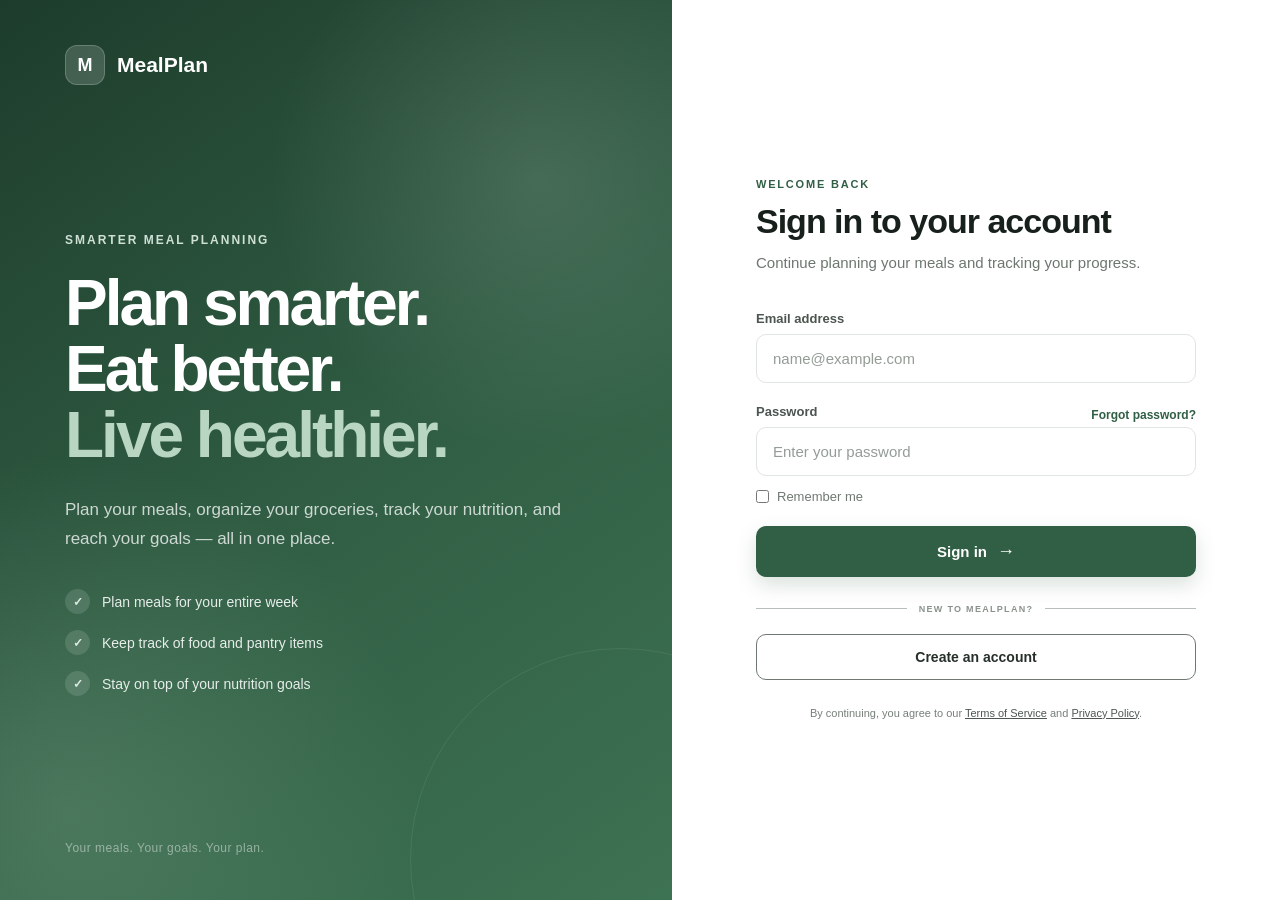
<file: frontend/index.html>
<!DOCTYPE html>
<html lang="en">
<head>
    <meta charset="UTF-8">
    <meta name="viewport" content="width=device-width, initial-scale=1.0">

    <title>MealPlan | Login</title>

    <link rel="stylesheet" href="styles.css">
</head>

<body>

<div class="login-page">

    <!-- LEFT SIDE -->
    <section class="login-hero">

        <div class="brand">
            <div class="brand-icon">M</div>
            <span>MealPlan</span>
        </div>

        <div class="hero-content">

            <span class="hero-tag">SMARTER MEAL PLANNING</span>

            <h1>
                Plan smarter.<br>
                Eat better.<br>
                <span>Live healthier.</span>
            </h1>

            <p>
                Plan your meals, organize your groceries, track your
                nutrition, and reach your goals — all in one place.
            </p>

            <div class="feature-list">

                <div class="feature">
                    <div class="feature-icon">✓</div>
                    <span>Plan meals for your entire week</span>
                </div>

                <div class="feature">
                    <div class="feature-icon">✓</div>
                    <span>Keep track of food and pantry items</span>
                </div>

                <div class="feature">
                    <div class="feature-icon">✓</div>
                    <span>Stay on top of your nutrition goals</span>
                </div>

            </div>

        </div>

        <p class="hero-footer">
            Your meals. Your goals. Your plan.
        </p>

    </section>


    <!-- RIGHT SIDE -->
    <section class="login-section">

        <div class="login-container">

            <div class="mobile-brand">
                <div class="brand-icon">M</div>
                <span>MealPlan</span>
            </div>

            <div class="welcome-text">
                <p class="small-heading">WELCOME BACK</p>
                <h2>Sign in to your account</h2>
                <p>
                    Continue planning your meals and tracking your progress.
                </p>
            </div>


            <form id="loginForm">

                <div class="form-group">
                    <label for="email">Email address</label>

                    <input
                        type="email"
                        id="email"
                        placeholder="name@example.com"
                        required
                    >
                </div>


                <div class="form-group">

                    <div class="password-heading">
                        <label for="password">Password</label>
                        <a href="#" class="forgot-password">
                            Forgot password?
                        </a>
                    </div>

                    <input
                        type="password"
                        id="password"
                        placeholder="Enter your password"
                        required
                    >

                </div>

                <p id="loginError" class="error-message"></p>


                <div class="remember-row">

                    <label class="remember-me">
                        <input type="checkbox">
                        <span>Remember me</span>
                    </label>

                </div>


                <button type="submit" class="login-btn">
                    <span>Sign in</span>
                    <span class="arrow">→</span>
                </button>

            </form>


            <div class="divider">
                <span></span>
                <p>NEW TO MEALPLAN?</p>
                <span></span>
            </div>


            <a href="register.html" class="create-account-btn">
                Create an account
            </a>


            <p class="terms">
                By continuing, you agree to our
                <a href="#">Terms of Service</a>
                and
                <a href="#">Privacy Policy</a>.
            </p>

        </div>

    </section>

</div>

<script src="script.js"></script>

</body>
</html>
</file>
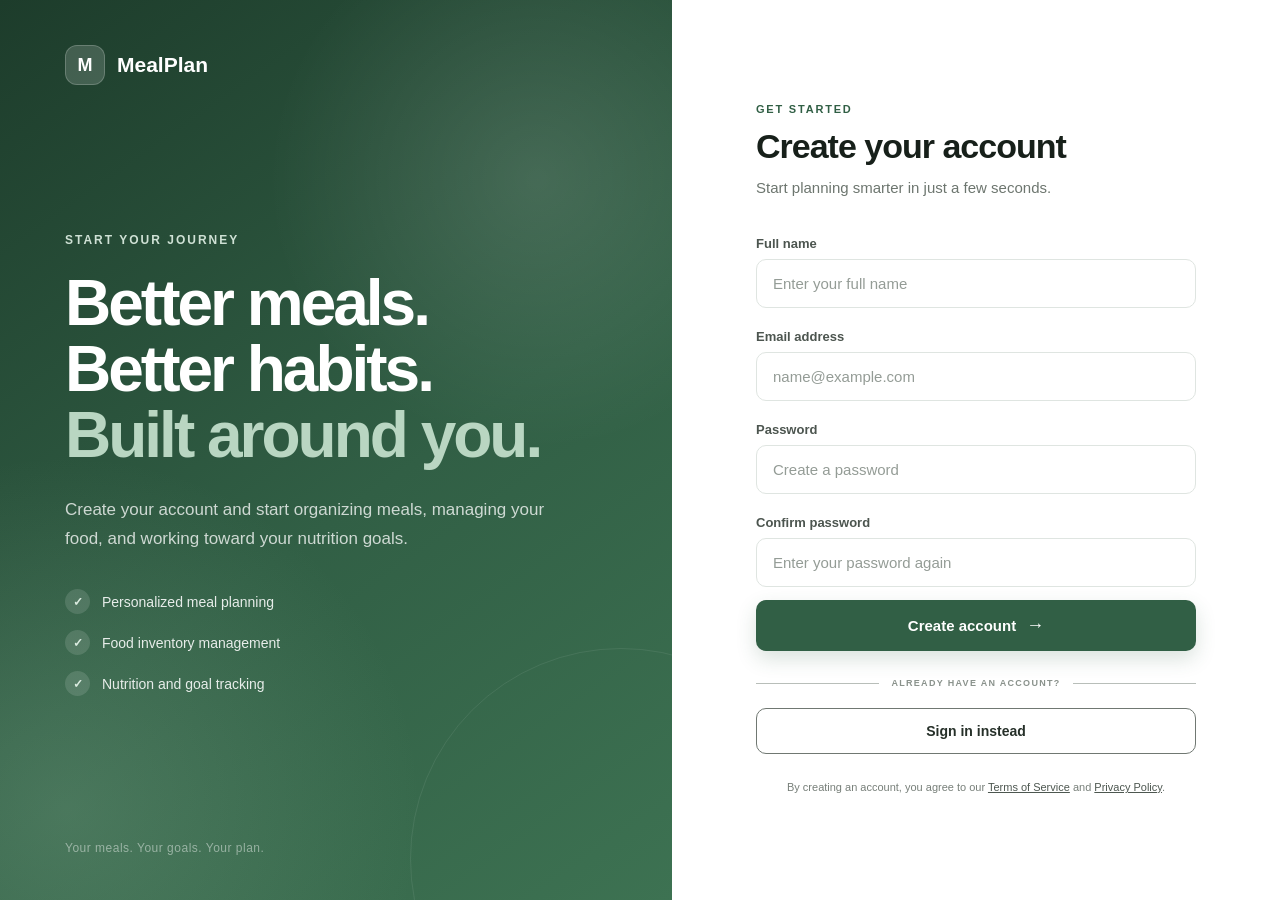
<file: frontend/register.html>
<!DOCTYPE html>
<html lang="en">
<head>
    <meta charset="UTF-8">
    <meta name="viewport" content="width=device-width, initial-scale=1.0">

    <title>MealPlan | Create Account</title>

    <link rel="stylesheet" href="styles.css">
</head>

<body>

<div class="login-page">

    <!-- LEFT SIDE -->
    <section class="login-hero">

        <div class="brand">
            <div class="brand-icon">M</div>
            <span>MealPlan</span>
        </div>

        <div class="hero-content">

            <span class="hero-tag">START YOUR JOURNEY</span>

            <h1>
                Better meals.<br>
                Better habits.<br>
                <span>Built around you.</span>
            </h1>

            <p>
                Create your account and start organizing meals,
                managing your food, and working toward your
                nutrition goals.
            </p>

            <div class="feature-list">

                <div class="feature">
                    <div class="feature-icon">✓</div>
                    <span>Personalized meal planning</span>
                </div>

                <div class="feature">
                    <div class="feature-icon">✓</div>
                    <span>Food inventory management</span>
                </div>

                <div class="feature">
                    <div class="feature-icon">✓</div>
                    <span>Nutrition and goal tracking</span>
                </div>

            </div>

        </div>

        <p class="hero-footer">
            Your meals. Your goals. Your plan.
        </p>

    </section>


    <!-- RIGHT SIDE -->
    <section class="login-section">

        <div class="login-container">

            <div class="mobile-brand">
                <div class="brand-icon">M</div>
                <span>MealPlan</span>
            </div>

            <div class="welcome-text">

                <p class="small-heading">GET STARTED</p>

                <h2>Create your account</h2>

                <p>
                    Start planning smarter in just a few seconds.
                </p>

            </div>


            <form id="registerForm">

                <div class="form-group">

                    <label for="fullName">Full name</label>

                    <input
                        type="text"
                        id="fullName"
                        placeholder="Enter your full name"
                        required
                    >

                </div>


                <div class="form-group">

                    <label for="registerEmail">
                        Email address
                    </label>

                    <input
                        type="email"
                        id="registerEmail"
                        placeholder="name@example.com"
                        required
                    >

                </div>


                <div class="form-group">

                    <label for="registerPassword">
                        Password
                    </label>

                    <input
                        type="password"
                        id="registerPassword"
                        placeholder="Create a password"
                        required
                    >

                </div>


                <div class="form-group">

                    <label for="confirmPassword">
                        Confirm password
                    </label>

                    <input
                        type="password"
                        id="confirmPassword"
                        placeholder="Enter your password again"
                        required
                    >

                </div>


                <p id="registerError" class="error-message"></p>


                <button type="submit" class="login-btn">

                    <span>Create account</span>

                    <span class="arrow">→</span>

                </button>

            </form>


            <div class="divider">

                <span></span>

                <p>ALREADY HAVE AN ACCOUNT?</p>

                <span></span>

            </div>


            <a href="index.html" class="create-account-btn">
                Sign in instead
            </a>


            <p class="terms">
                By creating an account, you agree to our
                <a href="#">Terms of Service</a>
                and
                <a href="#">Privacy Policy</a>.
            </p>

        </div>

    </section>

</div>

<script src="script.js"></script>

</body>
</html>
</file>
<file: frontend/styles.css>
/* ================================
   MEALPLAN - MAIN STYLES
================================ */

* {
    margin: 0;
    padding: 0;
    box-sizing: border-box;
}

:root {
    --primary: #315f45;
    --primary-dark: #244b35;
    --primary-light: #e9f2ec;
    --accent: #8fb89c;

    --text-dark: #17201a;
    --text-gray: #6c746f;
    --border: #dfe5e1;
    --background: #f7f9f7;
    --white: #ffffff;
}

body {
    font-family: -apple-system, BlinkMacSystemFont, "Segoe UI",
        Roboto, Helvetica, Arial, sans-serif;
    color: var(--text-dark);
    background: var(--background);
}


/* ================================
   LOGIN PAGE
================================ */

.login-page {
    min-height: 100vh;
    display: grid;
    grid-template-columns: 1.05fr 0.95fr;
}


/* ================================
   LEFT SIDE
================================ */

.login-hero {
    min-height: 100vh;
    position: relative;

    display: flex;
    flex-direction: column;

    padding: 45px 65px;

    color: white;

    background:
        radial-gradient(
            circle at 80% 20%,
            rgba(255, 255, 255, 0.12),
            transparent 30%
        ),
        radial-gradient(
            circle at 10% 90%,
            rgba(143, 184, 156, 0.25),
            transparent 35%
        ),
        linear-gradient(
            145deg,
            #1d3c2b,
            #315f45 55%,
            #3d7252
        );

    overflow: hidden;
}


/* Decorative background circle */

.login-hero::after {
    content: "";
    position: absolute;

    width: 420px;
    height: 420px;

    border: 1px solid rgba(255, 255, 255, 0.08);
    border-radius: 50%;

    right: -160px;
    bottom: -170px;
}


/* Brand */

.brand {
    display: flex;
    align-items: center;
    gap: 12px;

    position: relative;
    z-index: 2;

    font-size: 21px;
    font-weight: 700;
}

.brand-icon {
    width: 40px;
    height: 40px;

    display: flex;
    align-items: center;
    justify-content: center;

    border-radius: 12px;

    background: rgba(255, 255, 255, 0.16);
    border: 1px solid rgba(255, 255, 255, 0.2);

    font-size: 18px;
    font-weight: 700;
}


/* Hero content */

.hero-content {
    position: relative;
    z-index: 2;

    max-width: 570px;

    margin-top: auto;
    margin-bottom: auto;
}

.hero-tag {
    display: inline-block;

    margin-bottom: 24px;

    font-size: 12px;
    font-weight: 700;

    letter-spacing: 2px;

    color: #cfe1d5;
}

.hero-content h1 {
    font-size: clamp(48px, 5vw, 76px);
    line-height: 1.03;
    letter-spacing: -3px;

    margin-bottom: 28px;
}

.hero-content h1 span {
    color: #b9d6c2;
}

.hero-content > p {
    max-width: 510px;

    color: rgba(255, 255, 255, 0.76);

    font-size: 17px;
    line-height: 1.7;

    margin-bottom: 35px;
}


/* Feature list */

.feature-list {
    display: flex;
    flex-direction: column;
    gap: 16px;
}

.feature {
    display: flex;
    align-items: center;
    gap: 12px;

    color: rgba(255, 255, 255, 0.88);

    font-size: 14px;
}

.feature-icon {
    width: 25px;
    height: 25px;

    display: flex;
    align-items: center;
    justify-content: center;

    border-radius: 50%;

    background: rgba(255, 255, 255, 0.13);

    color: #dcece1;

    font-size: 12px;
    font-weight: bold;
}


/* Bottom text */

.hero-footer {
    position: relative;
    z-index: 2;

    color: rgba(255, 255, 255, 0.45);

    font-size: 12px;
    letter-spacing: 0.5px;
}


/* ================================
   RIGHT LOGIN SIDE
================================ */

.login-section {
    min-height: 100vh;

    display: flex;
    justify-content: center;
    align-items: center;

    padding: 50px;

    background: #fbfcfb;
}

.login-container {
    width: 100%;
    max-width: 440px;
}


/* Hide second logo on desktop */

.mobile-brand {
    display: none;
}


/* Welcome heading */

.welcome-text {
    margin-bottom: 36px;
}

.small-heading {
    color: var(--primary);

    font-size: 11px;
    font-weight: 800;

    letter-spacing: 1.8px;

    margin-bottom: 12px;
}

.welcome-text h2 {
    font-size: 34px;
    letter-spacing: -1px;

    margin-bottom: 10px;
}

.welcome-text > p:last-child {
    color: var(--text-gray);

    font-size: 15px;
    line-height: 1.6;
}


/* ================================
   FORM
================================ */

.form-group {
    margin-bottom: 21px;
}

.form-group label {
    display: block;

    font-size: 13px;
    font-weight: 650;

    margin-bottom: 8px;
}

.form-group input {
    width: 100%;

    padding: 15px 16px;

    border: 1px solid var(--border);
    border-radius: 10px;

    background: white;

    color: var(--text-dark);

    font-size: 15px;

    transition: 0.2s ease;
}

.form-group input::placeholder {
    color: #a5aca7;
}

.form-group input:focus {
    outline: none;

    border-color: var(--primary);

    box-shadow:
        0 0 0 3px rgba(49, 95, 69, 0.09);
}


/* Password row */

.password-heading {
    display: flex;
    justify-content: space-between;
    align-items: center;
}

.forgot-password {
    color: var(--primary);

    font-size: 12px;
    font-weight: 600;

    text-decoration: none;
}

.forgot-password:hover {
    text-decoration: underline;
}


/* Remember me */

.remember-row {
    display: flex;
    justify-content: space-between;
    align-items: center;

    margin-bottom: 22px;
}

.remember-me {
    display: flex;
    align-items: center;
    gap: 8px;

    cursor: pointer;

    color: var(--text-gray);

    font-size: 13px;
}

.remember-me input {
    accent-color: var(--primary);
}


/* ================================
   BUTTONS
================================ */

.login-btn {
    width: 100%;

    display: flex;
    justify-content: center;
    align-items: center;
    gap: 10px;

    padding: 15px 20px;

    border: none;
    border-radius: 10px;

    background: var(--primary);

    color: white;

    font-size: 15px;
    font-weight: 650;

    cursor: pointer;

    box-shadow:
        0 8px 20px rgba(49, 95, 69, 0.18);

    transition:
        transform 0.2s ease,
        background 0.2s ease,
        box-shadow 0.2s ease;
}

.login-btn:hover {
    background: var(--primary-dark);

    transform: translateY(-1px);

    box-shadow:
        0 10px 24px rgba(49, 95, 69, 0.24);
}

.login-btn:active {
    transform: translateY(0);
}

.arrow {
    font-size: 18px;
    transition: transform 0.2s ease;
}

.login-btn:hover .arrow {
    transform: translateX(3px);
}


/* Create account button */

.create-account-btn {
    width: 100%;

    display: block;

    padding: 14px 20px;

    border: 1px solid var(--border);
    border-radius: 10px;

    background: white;

    color: var(--text-dark);

    text-align: center;
    text-decoration: none;

    font-size: 14px;
    font-weight: 650;

    transition: 0.2s ease;
}

.create-account-btn:hover {
    border-color: #bdc9c1;
    background: #f8faf8;
}


/* ================================
   DIVIDER
================================ */

.divider {
    display: flex;
    align-items: center;
    gap: 12px;

    margin: 27px 0 20px;
}

.divider span {
    height: 1px;
    flex: 1;

    background: var(--border);
}

.divider p {
    color: #9aa19c;

    font-size: 9px;
    font-weight: 700;

    letter-spacing: 1.3px;
}


/* ================================
   OTHER TEXT
================================ */

.error-message {
    color: #b73a3a;

    font-size: 13px;

    margin-top: -8px;
    margin-bottom: 12px;
}

.terms {
    margin-top: 25px;

    color: #9aa19c;

    font-size: 11px;
    line-height: 1.6;

    text-align: center;
}

.terms a {
    color: #69736c;
}


/* ================================
   RESPONSIVE DESIGN
================================ */

@media (max-width: 900px) {

    .login-page {
        display: block;
    }

    .login-hero {
        display: none;
    }

    .login-section {
        min-height: 100vh;

        padding: 35px 20px;
    }

    .mobile-brand {
        display: flex;
        align-items: center;
        gap: 10px;

        margin-bottom: 55px;

        color: var(--primary);

        font-size: 20px;
        font-weight: 700;
    }

    .mobile-brand .brand-icon {
        background: var(--primary);
        color: white;
    }

}


@media (max-width: 500px) {

    .login-section {
        align-items: flex-start;

        padding-top: 30px;
    }

    .mobile-brand {
        margin-bottom: 45px;
    }

    .welcome-text h2 {
        font-size: 29px;
    }

}
/* ========================================
   DASHBOARD / APP LAYOUT
======================================== */

.app-body {
    background: #f6f8f6;
    min-height: 100vh;
}

.app-layout {
    display: flex;
    min-height: 100vh;
}


/* ========================================
   SIDEBAR
======================================== */

.sidebar {
    width: 245px;
    height: 100vh;
    position: fixed;
    left: 0;
    top: 0;

    display: flex;
    flex-direction: column;

    padding: 28px 18px;

    background: #ffffff;
    border-right: 1px solid #e8ece9;
}

.sidebar-brand {
    display: flex;
    align-items: center;
    gap: 11px;

    padding: 0 10px;
    margin-bottom: 40px;

    color: var(--text-dark);
    font-size: 20px;
    font-weight: 750;
}

.sidebar-logo {
    width: 38px;
    height: 38px;

    display: flex;
    align-items: center;
    justify-content: center;

    border-radius: 11px;

    background: var(--primary);
    color: white;

    font-size: 17px;
    font-weight: 700;
}

.sidebar-nav {
    display: flex;
    flex-direction: column;
    gap: 5px;
}

.nav-label {
    padding: 0 12px;
    margin-bottom: 7px;

    color: #a0a8a2;

    font-size: 9px;
    font-weight: 800;
    letter-spacing: 1.6px;
}

.nav-section {
    margin-top: 25px;
}

.nav-item {
    display: flex;
    align-items: center;
    gap: 12px;

    padding: 11px 12px;

    border-radius: 9px;

    color: #68716b;

    text-decoration: none;

    font-size: 13px;
    font-weight: 550;

    transition: 0.2s ease;
}

.nav-item:hover {
    background: #f3f6f3;
    color: var(--text-dark);
}

.nav-item.active {
    background: var(--primary-light);
    color: var(--primary);

    font-weight: 650;
}

.nav-icon {
    width: 20px;

    text-align: center;

    font-size: 16px;
}


/* Sidebar user */

.sidebar-bottom {
    margin-top: auto;

    padding-top: 20px;

    border-top: 1px solid #edf0ed;
}

.sidebar-user {
    display: flex;
    align-items: center;
    gap: 10px;

    padding: 8px;
}

.user-avatar {
    width: 36px;
    height: 36px;

    display: flex;
    align-items: center;
    justify-content: center;

    border-radius: 50%;

    background: var(--primary-light);
    color: var(--primary);

    font-size: 11px;
    font-weight: 750;
}

.user-info {
    display: flex;
    flex-direction: column;
    gap: 2px;
}

.user-info strong {
    font-size: 12px;
}

.user-info span {
    color: #929a94;
    font-size: 10px;
}

.logout-btn {
    width: 100%;

    margin-top: 8px;
    padding: 9px;

    border: none;
    border-radius: 8px;

    background: transparent;

    color: #8a928c;

    cursor: pointer;

    font-size: 11px;

    transition: 0.2s ease;
}

.logout-btn:hover {
    background: #f7eeee;
    color: #b04444;
}


/* ========================================
   MAIN CONTENT
======================================== */

.main-content {
    width: calc(100% - 245px);

    margin-left: 245px;

    padding: 45px 48px 60px;
}


/* ========================================
   TOP BAR
======================================== */

.topbar {
    display: flex;
    align-items: center;
    justify-content: space-between;

    margin-bottom: 38px;
}

.page-label {
    color: var(--primary);

    font-size: 9px;
    font-weight: 800;

    letter-spacing: 1.8px;

    margin-bottom: 7px;
}

.topbar h1 {
    font-size: 30px;
    letter-spacing: -1px;

    margin-bottom: 7px;
}

.topbar-subtitle {
    color: #818982;

    font-size: 13px;
}

.topbar-actions {
    display: flex;
    align-items: center;
    gap: 10px;
}

.notification-btn {
    width: 42px;
    height: 42px;

    border: 1px solid #e1e6e2;
    border-radius: 10px;

    background: white;

    cursor: pointer;
}

.add-meal-btn {
    padding: 12px 18px;

    border: none;
    border-radius: 9px;

    background: var(--primary);

    color: white;

    font-size: 12px;
    font-weight: 650;

    cursor: pointer;

    transition: 0.2s ease;
}

.add-meal-btn:hover {
    background: var(--primary-dark);
    transform: translateY(-1px);
}


/* ========================================
   SUMMARY CARDS
======================================== */

.summary-grid {
    display: grid;

    grid-template-columns: repeat(4, 1fr);

    gap: 16px;

    margin-bottom: 20px;
}

.summary-card {
    min-height: 165px;

    padding: 21px;

    background: white;

    border: 1px solid #e8ece9;
    border-radius: 13px;

    transition: 0.2s ease;
}

.summary-card:hover {
    transform: translateY(-2px);

    box-shadow: 0 8px 25px rgba(30, 50, 37, 0.06);
}

.card-top {
    display: flex;
    justify-content: space-between;
    align-items: center;

    margin-bottom: 18px;
}

.card-title {
    color: #747d76;

    font-size: 11px;
    font-weight: 650;
}

.card-icon {
    width: 28px;
    height: 28px;

    display: flex;
    align-items: center;
    justify-content: center;

    border-radius: 8px;

    background: var(--primary-light);
    color: var(--primary);

    font-size: 12px;
}

.summary-card h2 {
    font-size: 27px;
    letter-spacing: -0.5px;

    margin-bottom: 4px;
}

.summary-card > p {
    color: #9aa19c;

    font-size: 10px;
}


/* Progress */

.progress-bar {
    width: 100%;
    height: 5px;

    margin-top: 18px;

    border-radius: 10px;

    background: #edf1ee;

    overflow: hidden;
}

.progress-fill {
    height: 100%;

    border-radius: 10px;

    background: var(--primary);
}

.positive-text {
    display: inline-block;

    margin-top: 15px;

    color: #4f805e;

    font-size: 10px;
    font-weight: 650;
}

.warning-text {
    display: inline-block;

    margin-top: 15px;

    color: #ad7935;

    font-size: 10px;
    font-weight: 650;
}


/* ========================================
   LOWER DASHBOARD
======================================== */

.dashboard-grid {
    display: grid;

    grid-template-columns: 2fr 0.85fr;

    gap: 20px;
}

.dashboard-card {
    background: white;

    border: 1px solid #e8ece9;
    border-radius: 13px;

    padding: 24px;
}

.section-heading {
    display: flex;
    align-items: center;
    justify-content: space-between;

    margin-bottom: 22px;
}

.section-label {
    color: var(--primary);

    font-size: 8px;
    font-weight: 800;

    letter-spacing: 1.6px;

    margin-bottom: 5px;
}

.section-heading h2 {
    font-size: 18px;
}

.section-heading a {
    color: var(--primary);

    font-size: 10px;
    font-weight: 650;

    text-decoration: none;
}


/* ========================================
   MEALS
======================================== */

.meal-item {
    display: grid;

    grid-template-columns: 80px 46px 1fr 50px;

    align-items: center;

    gap: 15px;

    padding: 18px 0;

    border-top: 1px solid #edf0ed;
}

.meal-time {
    display: flex;
    flex-direction: column;
    gap: 4px;
}

.meal-time span {
    color: #a0a7a2;

    font-size: 8px;
    font-weight: 750;

    letter-spacing: 0.8px;
}

.meal-time strong {
    font-size: 10px;
}

.meal-picture {
    width: 44px;
    height: 44px;

    display: flex;
    align-items: center;
    justify-content: center;

    border-radius: 10px;

    font-size: 21px;
}

.breakfast {
    background: #fff6dd;
}

.lunch {
    background: #eaf5e9;
}

.dinner {
    background: #f5e9e6;
}

.meal-details h3 {
    margin-bottom: 4px;

    font-size: 12px;
}

.meal-details p {
    color: #929a94;

    font-size: 9px;
}

.meal-calories {
    display: flex;
    flex-direction: column;

    text-align: right;
}

.meal-calories strong {
    font-size: 12px;
}

.meal-calories span {
    color: #a0a7a2;

    font-size: 8px;
}


/* ========================================
   NUTRITION
======================================== */

.nutrition-card {
    display: flex;
    flex-direction: column;
}

.nutrition-circle {
    width: 150px;
    height: 150px;

    margin: 13px auto 28px;

    display: flex;
    align-items: center;
    justify-content: center;

    border-radius: 50%;

    background:
        radial-gradient(
            closest-side,
            white 77%,
            transparent 78% 99%
        ),
        conic-gradient(
            var(--primary) 71%,
            #e8eee9 0
        );
}

.nutrition-circle > div {
    display: flex;
    flex-direction: column;

    text-align: center;
}

.nutrition-circle strong {
    font-size: 25px;
}

.nutrition-circle span {
    margin-top: 3px;

    color: #929a94;

    font-size: 9px;
}

.macro-row {
    display: grid;

    grid-template-columns: repeat(3, 1fr);

    gap: 5px;

    padding-top: 18px;

    border-top: 1px solid #edf0ed;
}

.macro-row div {
    display: flex;
    flex-direction: column;
    gap: 5px;

    text-align: center;
}

.macro-row span {
    color: #929a94;

    font-size: 9px;
}

.macro-row strong {
    font-size: 12px;
}


/* ========================================
   DASHBOARD RESPONSIVE
======================================== */

@media (max-width: 1100px) {

    .summary-grid {
        grid-template-columns: repeat(2, 1fr);
    }

    .dashboard-grid {
        grid-template-columns: 1fr;
    }

}


@media (max-width: 750px) {

    .sidebar {
        display: none;
    }

    .main-content {
        width: 100%;

        margin-left: 0;

        padding: 30px 20px;
    }

    .topbar {
        align-items: flex-start;

        gap: 20px;
    }

    .topbar h1 {
        font-size: 24px;
    }

    .notification-btn {
        display: none;
    }

}


@media (max-width: 520px) {

    .summary-grid {
        grid-template-columns: 1fr;
    }

    .topbar {
        flex-direction: column;
    }

    .meal-item {
        grid-template-columns: 55px 40px 1fr;
    }

    .meal-calories {
        display: none;
    }

}
/* ========================================
   MEAL CALENDAR
======================================== */

.calendar-header {
    display: flex;
    justify-content: space-between;
    align-items: center;
    margin-bottom: 30px;
}

.calendar-header h1 {
    font-size: 30px;
    letter-spacing: -1px;
    margin-bottom: 7px;
}

.calendar-header > div > p:last-child {
    color: #818982;
    font-size: 13px;
}


/* ========================================
   WEEK TOOLBAR
======================================== */

.week-toolbar {
    display: flex;
    align-items: center;
    justify-content: space-between;

    padding: 18px 20px;
    margin-bottom: 18px;

    background: white;
    border: 1px solid #e8ece9;
    border-radius: 13px;
}

.week-navigation {
    display: flex;
    align-items: center;
    gap: 18px;
}

.week-navigation > div {
    min-width: 190px;
    text-align: center;
}

.week-label {
    display: block;

    color: var(--primary);

    font-size: 8px;
    font-weight: 800;
    letter-spacing: 1.4px;

    margin-bottom: 4px;
}

.week-navigation h2 {
    font-size: 15px;
    font-weight: 650;
}

.week-arrow {
    width: 34px;
    height: 34px;

    border: 1px solid #e1e6e2;
    border-radius: 8px;

    background: white;
    color: #68716b;

    cursor: pointer;

    transition: 0.2s ease;
}

.week-arrow:hover {
    border-color: var(--primary);
    color: var(--primary);
    background: var(--primary-light);
}

.today-btn {
    padding: 9px 16px;

    border: 1px solid #dfe5e1;
    border-radius: 8px;

    background: white;
    color: var(--text-dark);

    font-size: 11px;
    font-weight: 650;

    cursor: pointer;

    transition: 0.2s ease;
}

.today-btn:hover {
    border-color: var(--primary);
    color: var(--primary);
}


/* ========================================
   CALENDAR GRID
======================================== */

.calendar-grid {
    display: grid;
    grid-template-columns: repeat(7, minmax(135px, 1fr));

    min-height: 520px;

    background: white;

    border: 1px solid #e5eae6;
    border-radius: 14px;

    overflow-x: auto;
}

.day-column {
    min-width: 135px;

    padding: 15px 11px;

    border-right: 1px solid #edf0ed;

    background: #ffffff;
}

.day-column:last-child {
    border-right: none;
}

.today-column {
    background: #f8fbf8;
}


/* ========================================
   DAY HEADINGS
======================================== */

.day-heading {
    min-height: 78px;

    display: flex;
    flex-direction: column;
    align-items: center;

    padding-bottom: 13px;
    margin-bottom: 12px;

    border-bottom: 1px solid #edf0ed;
}

.day-heading span {
    color: #929a94;

    font-size: 8px;
    font-weight: 800;

    letter-spacing: 1.2px;

    margin-bottom: 6px;
}

.day-heading strong {
    width: 34px;
    height: 34px;

    display: flex;
    align-items: center;
    justify-content: center;

    border-radius: 50%;

    font-size: 15px;
}

.today-column .day-heading strong {
    background: var(--primary);
    color: white;
}

.day-heading small {
    margin-top: 5px;

    color: var(--primary);

    font-size: 8px;
    font-weight: 700;
}


/* ========================================
   CALENDAR MEALS
======================================== */

.calendar-meal {
    padding: 13px 11px;
    margin-bottom: 10px;

    border-radius: 9px;

    border-left: 3px solid transparent;

    transition: 0.2s ease;

    cursor: pointer;
}

.calendar-meal:hover {
    transform: translateY(-1px);

    box-shadow: 0 5px 15px rgba(30, 50, 37, 0.06);
}

.calendar-meal .meal-type {
    display: block;

    margin-bottom: 7px;

    font-size: 7px;
    font-weight: 800;

    letter-spacing: 1px;
}

.calendar-meal h3 {
    margin-bottom: 6px;

    font-size: 10px;
    line-height: 1.35;
}

.calendar-meal p {
    color: #8d958f;

    font-size: 8px;
}


/* Breakfast */

.breakfast-meal {
    background: #fff8e8;
    border-left-color: #d8ad54;
}

.breakfast-meal .meal-type {
    color: #a77925;
}


/* Lunch */

.lunch-meal {
    background: #edf7ee;
    border-left-color: #6fa57a;
}

.lunch-meal .meal-type {
    color: #4e8059;
}


/* Dinner */

.dinner-meal {
    background: #f5eeee;
    border-left-color: #b57a73;
}

.dinner-meal .meal-type {
    color: #965e58;
}


/* ========================================
   ADD MEAL
======================================== */

.add-small-meal {
    width: 100%;

    padding: 10px 5px;

    border: 1px dashed #d8dfda;
    border-radius: 8px;

    background: transparent;

    color: #929a94;

    font-size: 9px;
    font-weight: 600;

    cursor: pointer;

    transition: 0.2s ease;
}

.add-small-meal:hover {
    border-color: var(--primary);

    background: var(--primary-light);

    color: var(--primary);
}


/* ========================================
   WEEK SUMMARY
======================================== */

.week-summary {
    display: grid;
    grid-template-columns: repeat(4, 1fr);

    margin-top: 18px;

    background: white;

    border: 1px solid #e8ece9;
    border-radius: 13px;

    overflow: hidden;
}

.week-summary > div {
    display: flex;
    flex-direction: column;
    gap: 7px;

    padding: 18px 22px;

    border-right: 1px solid #edf0ed;
}

.week-summary > div:last-child {
    border-right: none;
}

.week-summary span {
    color: #969e98;

    font-size: 7px;
    font-weight: 800;

    letter-spacing: 1px;
}

.week-summary strong {
    font-size: 14px;
}

.plan-good {
    color: var(--primary);
}


/* ========================================
   CALENDAR RESPONSIVE
======================================== */

@media (max-width: 1000px) {

    .calendar-grid {
        grid-template-columns: repeat(7, 145px);
    }

    .week-summary {
        grid-template-columns: repeat(2, 1fr);
    }

    .week-summary > div:nth-child(2) {
        border-right: none;
    }

    .week-summary > div:nth-child(-n+2) {
        border-bottom: 1px solid #edf0ed;
    }
}


@media (max-width: 600px) {

    .calendar-header {
        align-items: flex-start;
        gap: 20px;
    }

    .calendar-header h1 {
        font-size: 25px;
    }

    .week-toolbar {
        align-items: flex-start;
        gap: 15px;
    }

    .week-navigation {
        gap: 8px;
    }

    .week-navigation > div {
        min-width: auto;
    }

    .week-navigation h2 {
        font-size: 12px;
    }

    .week-summary {
        grid-template-columns: 1fr;
    }

    .week-summary > div {
        border-right: none;
        border-bottom: 1px solid #edf0ed;
    }

    .week-summary > div:last-child {
        border-bottom: none;
    }
}
/* ========================================
   INVENTORY PAGE
======================================== */

.inventory-header {
    display: flex;
    align-items: center;
    justify-content: space-between;

    margin-bottom: 28px;
}

.inventory-header h1 {
    font-size: 30px;
    letter-spacing: -1px;
    margin-bottom: 7px;
}

.inventory-header > div > p:last-child {
    color: #818982;
    font-size: 13px;
}


/* ========================================
   INVENTORY SUMMARY
======================================== */

.inventory-summary {
    display: grid;
    grid-template-columns: repeat(4, 1fr);

    gap: 15px;

    margin-bottom: 20px;
}

.inventory-stat {
    display: flex;
    align-items: center;
    gap: 14px;

    padding: 19px;

    background: white;

    border: 1px solid #e8ece9;
    border-radius: 12px;
}

.inventory-stat-icon {
    width: 40px;
    height: 40px;

    display: flex;
    align-items: center;
    justify-content: center;

    flex-shrink: 0;

    border-radius: 10px;

    background: var(--primary-light);
    color: var(--primary);

    font-size: 14px;
    font-weight: 700;
}

.warning-icon {
    background: #fff5df;
    color: #ad7935;
}

.low-icon {
    background: #f8eaea;
    color: #ae5d5d;
}

.inventory-stat div {
    display: flex;
    flex-direction: column;
    gap: 3px;
}

.inventory-stat p {
    color: #8c948e;

    font-size: 10px;
}

.inventory-stat strong {
    font-size: 20px;
}


/* ========================================
   SEARCH AND FILTERS
======================================== */

.inventory-toolbar {
    display: flex;
    align-items: center;
    justify-content: space-between;

    gap: 20px;

    padding: 15px;

    margin-bottom: 16px;

    background: white;

    border: 1px solid #e8ece9;
    border-radius: 12px;
}

.inventory-search {
    width: 310px;

    display: flex;
    align-items: center;
    gap: 10px;

    padding: 0 13px;

    border: 1px solid #e1e6e2;
    border-radius: 9px;

    background: #fafbfa;
}

.inventory-search > span {
    color: #8f9791;
    font-size: 16px;
}

.inventory-search input {
    width: 100%;

    padding: 11px 0;

    border: none;
    outline: none;

    background: transparent;

    color: var(--text-dark);

    font-size: 11px;
}

.inventory-search input::placeholder {
    color: #a2a9a4;
}

.inventory-filters {
    display: flex;
    align-items: center;
    gap: 5px;
}

.filter-btn {
    padding: 9px 13px;

    border: none;
    border-radius: 8px;

    background: transparent;

    color: #7c857e;

    font-size: 10px;
    font-weight: 600;

    cursor: pointer;

    transition: 0.2s ease;
}

.filter-btn:hover {
    background: #f3f6f3;
    color: var(--primary);
}

.filter-btn.active {
    background: var(--primary-light);
    color: var(--primary);
}


/* ========================================
   INVENTORY TABLE
======================================== */

.inventory-card {
    background: white;

    border: 1px solid #e8ece9;
    border-radius: 13px;

    overflow: hidden;
}

.inventory-table-header,
.inventory-row {
    display: grid;

    grid-template-columns:
        minmax(210px, 1.5fr)
        minmax(100px, 0.8fr)
        minmax(90px, 0.7fr)
        minmax(80px, 0.6fr)
        minmax(120px, 0.9fr)
        35px;

    align-items: center;

    gap: 10px;
}

.inventory-table-header {
    padding: 13px 20px;

    background: #fafbfa;

    border-bottom: 1px solid #e8ece9;

    color: #929a94;

    font-size: 7px;
    font-weight: 800;

    letter-spacing: 1.1px;
}

.inventory-row {
    min-height: 72px;

    padding: 12px 20px;

    border-bottom: 1px solid #edf0ed;

    transition: 0.2s ease;
}

.inventory-row:last-child {
    border-bottom: none;
}

.inventory-row:hover {
    background: #fafcfa;
}


/* ========================================
   FOOD ITEM
======================================== */

.food-name {
    display: flex;
    align-items: center;
    gap: 12px;
}

.food-icon {
    width: 39px;
    height: 39px;

    display: flex;
    align-items: center;
    justify-content: center;

    flex-shrink: 0;

    border-radius: 9px;

    font-size: 18px;
}

.produce-bg {
    background: #edf6e9;
}

.protein-bg {
    background: #f8eeee;
}

.dairy-bg {
    background: #eef3f8;
}

.grain-bg {
    background: #fff6e5;
}

.food-name > div:last-child {
    display: flex;
    flex-direction: column;
    gap: 3px;
}

.food-name strong {
    font-size: 11px;
}

.food-name span {
    color: #9aa19c;

    font-size: 8px;
}


/* ========================================
   INVENTORY LABELS
======================================== */

.category-tag {
    display: inline-block;

    padding: 5px 8px;

    border-radius: 6px;

    background: #f3f5f3;

    color: #69716b;

    font-size: 8px;
    font-weight: 650;
}

.quantity,
.expiration {
    color: #626b64;

    font-size: 10px;
}

.status-tag {
    display: inline-block;

    padding: 6px 8px;

    border-radius: 20px;

    font-size: 8px;
    font-weight: 700;
}

.status-tag.good {
    background: #eaf5ed;
    color: #4f805e;
}

.status-tag.expiring {
    background: #fff4df;
    color: #a66e22;
}

.status-tag.low-stock {
    background: #f9eaea;
    color: #aa5656;
}

.more-btn {
    border: none;

    background: transparent;

    color: #929a94;

    cursor: pointer;

    font-size: 13px;
    letter-spacing: 1px;
}

.more-btn:hover {
    color: var(--primary);
}


/* ========================================
   SMART PANTRY TIP
======================================== */

.inventory-tip {
    display: flex;
    align-items: center;

    gap: 13px;

    margin-top: 17px;
    padding: 16px 18px;

    border: 1px solid #dce9df;
    border-radius: 11px;

    background: #f2f8f3;
}

.tip-icon {
    width: 34px;
    height: 34px;

    display: flex;
    align-items: center;
    justify-content: center;

    flex-shrink: 0;

    border-radius: 9px;

    background: #dfeee2;
    color: var(--primary);

    font-size: 14px;
}

.inventory-tip > div:nth-child(2) {
    flex: 1;
}

.inventory-tip strong {
    display: block;

    margin-bottom: 3px;

    font-size: 10px;
}

.inventory-tip p {
    color: #788179;

    font-size: 9px;
    line-height: 1.5;
}

.inventory-tip a {
    color: var(--primary);

    text-decoration: none;

    font-size: 9px;
    font-weight: 700;

    white-space: nowrap;
}


/* ========================================
   INVENTORY RESPONSIVE
======================================== */

@media (max-width: 1050px) {

    .inventory-summary {
        grid-template-columns: repeat(2, 1fr);
    }

    .inventory-toolbar {
        align-items: flex-start;
        flex-direction: column;
    }

    .inventory-search {
        width: 100%;
    }

    .inventory-card {
        overflow-x: auto;
    }

    .inventory-table-header,
    .inventory-row {
        min-width: 800px;
    }
}


@media (max-width: 600px) {

    .inventory-header {
        align-items: flex-start;

        gap: 20px;
    }

    .inventory-header h1 {
        font-size: 25px;
    }

    .inventory-summary {
        grid-template-columns: 1fr 1fr;
    }

    .inventory-stat {
        padding: 14px;
    }

    .inventory-stat-icon {
        width: 35px;
        height: 35px;
    }

    .inventory-filters {
        width: 100%;

        overflow-x: auto;

        padding-bottom: 4px;
    }

    .filter-btn {
        white-space: nowrap;
    }

    .inventory-tip a {
        display: none;
    }
}
/* ========================================
   INVENTORY VISUAL ENHANCEMENTS
======================================== */

.inventory-page {
    color: #17201a;
}

.inventory-subtitle {
    color: #68736b !important;
    font-size: 13px;
}

.inventory-stat {
    box-shadow: 0 4px 14px rgba(30, 50, 37, 0.035);
}

.inventory-stat p {
    color: #626d65;
    font-weight: 600;
}

.inventory-stat strong {
    color: #17201a;
}

.inventory-stat small {
    color: #929b94;
    font-size: 8px;
}

.inventory-row {
    color: #263029;
}

.food-name strong {
    color: #17201a;
    font-size: 12px;
}

.food-name span {
    color: #737d76;
}

.quantity {
    display: flex;
    align-items: baseline;
    gap: 4px;
}

.quantity strong,
.expiration strong {
    color: #263029;
    font-size: 10px;
}

.quantity span {
    color: #7d867f;
    font-size: 9px;
}


/* More colorful category labels */

.produce-tag {
    background: #e7f4e8;
    color: #397347;
}

.protein-tag {
    background: #f8e8e5;
    color: #9a534a;
}

.dairy-tag {
    background: #e7f0f8;
    color: #4d7293;
}

.grain-tag {
    background: #fff2d8;
    color: #98702b;
}


/* Stronger status colors */

.status-tag.good {
    background: #dff1e4;
    color: #347147;
}

.status-tag.expiring {
    background: #fff0cf;
    color: #9b681b;
}

.status-tag.low-stock {
    background: #f8dddd;
    color: #a04444;
}
/* ========================================
   PREFERENCES PAGE
======================================== */

.preferences-header {
    margin-bottom: 28px;
}

.preferences-header h1 {
    font-size: 30px;
    letter-spacing: -1px;
    margin-bottom: 7px;
}

.preferences-header > div > p:last-child {
    color: #68736b;
    font-size: 13px;
}

.preferences-layout {
    display: grid;
    grid-template-columns: 185px minmax(0, 1fr);
    gap: 20px;
    align-items: start;
}


/* ========================================
   SETTINGS SIDE MENU
======================================== */

.settings-menu {
    position: sticky;
    top: 30px;

    display: flex;
    flex-direction: column;
    gap: 5px;

    padding: 8px;

    background: white;

    border: 1px solid #e6ebe7;
    border-radius: 12px;
}

.settings-menu-item {
    width: 100%;

    display: flex;
    align-items: center;
    gap: 11px;

    padding: 11px 12px;

    border: none;
    border-radius: 8px;

    background: transparent;
    color: #6f7871;

    text-align: left;

    font-size: 11px;
    font-weight: 600;

    cursor: pointer;

    transition: 0.2s ease;
}

.settings-menu-item span {
    color: #a0a8a2;

    font-size: 8px;
    font-weight: 800;
}

.settings-menu-item:hover {
    background: #f4f7f4;
    color: var(--text-dark);
}

.settings-menu-item.active {
    background: var(--primary-light);
    color: var(--primary);
}

.settings-menu-item.active span {
    color: var(--primary);
}


/* ========================================
   SETTINGS CONTENT
======================================== */

.settings-content {
    display: flex;
    flex-direction: column;
    gap: 16px;
}

.settings-card {
    padding: 25px;

    background: white;

    border: 1px solid #e6ebe7;
    border-radius: 13px;

    box-shadow: 0 4px 16px rgba(30, 50, 37, 0.025);
}

.settings-heading {
    display: flex;
    justify-content: space-between;
    align-items: flex-start;

    gap: 20px;

    padding-bottom: 19px;
    margin-bottom: 21px;

    border-bottom: 1px solid #edf0ed;
}

.settings-heading > div {
    display: flex;
    align-items: center;
    gap: 10px;
}

.settings-number {
    width: 27px;
    height: 27px;

    display: flex;
    align-items: center;
    justify-content: center;

    border-radius: 7px;

    background: var(--primary-light);
    color: var(--primary);

    font-size: 8px;
    font-weight: 800;
}

.settings-heading h2 {
    color: #17201a;

    font-size: 16px;
}

.settings-heading > p {
    max-width: 280px;

    color: #89918b;

    font-size: 9px;
    line-height: 1.5;

    text-align: right;
}


/* ========================================
   PROFILE
======================================== */

.profile-preview {
    display: flex;
    align-items: center;
    gap: 13px;

    padding: 15px;

    margin-bottom: 20px;

    border-radius: 10px;

    background: #f7f9f7;
}

.profile-avatar {
    width: 45px;
    height: 45px;

    display: flex;
    align-items: center;
    justify-content: center;

    border-radius: 50%;

    background: var(--primary);
    color: white;

    font-size: 11px;
    font-weight: 750;
}

.profile-preview > div:last-child {
    display: flex;
    flex-direction: column;
    gap: 4px;
}

.profile-preview strong {
    color: #17201a;
    font-size: 12px;
}

.profile-preview span {
    color: #8b948d;
    font-size: 9px;
}


/* ========================================
   SETTINGS FORMS
======================================== */

.settings-form-grid {
    display: grid;
    grid-template-columns: 1fr 1fr;

    gap: 17px;
}

.settings-field {
    margin-bottom: 18px;
}

.settings-form-grid .settings-field {
    margin-bottom: 0;
}

.full-field {
    grid-column: 1 / -1;
}

.settings-field label {
    display: block;

    margin-bottom: 7px;

    color: #39433c;

    font-size: 10px;
    font-weight: 650;
}

.settings-field input,
.settings-field select {
    width: 100%;

    padding: 12px 13px;

    border: 1px solid #dfe5e1;
    border-radius: 8px;

    outline: none;

    background: #fbfcfb;
    color: #17201a;

    font-family: inherit;
    font-size: 11px;

    transition: 0.2s ease;
}

.settings-field input:focus,
.settings-field select:focus {
    border-color: var(--primary);

    background: white;

    box-shadow: 0 0 0 3px rgba(49, 95, 69, 0.08);
}


/* Input with $ / kcal */

.input-with-unit {
    display: flex;
    align-items: center;

    border: 1px solid #dfe5e1;
    border-radius: 8px;

    background: #fbfcfb;

    overflow: hidden;
}

.input-with-unit:focus-within {
    border-color: var(--primary);

    box-shadow: 0 0 0 3px rgba(49, 95, 69, 0.08);
}

.input-with-unit input {
    border: none;
    box-shadow: none !important;
}

.input-with-unit span {
    padding: 0 12px;

    color: #7d867f;

    font-size: 9px;
    font-weight: 650;
}


/* ========================================
   DIETARY CHIPS
======================================== */

.preference-chips {
    display: flex;
    flex-wrap: wrap;
    gap: 8px;
}

.preference-chip {
    padding: 8px 12px;

    border: 1px solid #dfe5e1;
    border-radius: 20px;

    background: white;
    color: #626c64;

    font-size: 9px;
    font-weight: 600;

    cursor: pointer;

    transition: 0.2s ease;
}

.preference-chip:hover {
    border-color: var(--primary);
    color: var(--primary);
}

.preference-chip.selected {
    border-color: var(--primary);

    background: var(--primary-light);
    color: var(--primary);
}


/* ========================================
   APPEARANCE SETTINGS
======================================== */

.appearance-setting {
    min-height: 82px;

    display: flex;
    align-items: center;
    justify-content: space-between;

    gap: 25px;

    padding: 18px 0;

    border-bottom: 1px solid #edf0ed;
}

.appearance-setting:last-child {
    border-bottom: none;
}

.appearance-info {
    display: flex;
    flex-direction: column;
    gap: 5px;
}

.appearance-info strong {
    color: #263029;
    font-size: 11px;
}

.appearance-info span {
    color: #89928b;

    font-size: 9px;
    line-height: 1.5;
}


/* ========================================
   THEME COLORS
======================================== */

.theme-options {
    display: flex;
    align-items: center;
    gap: 11px;
}

.theme-color {
    width: 32px;
    height: 32px;

    position: relative;

    border: 3px solid white;
    border-radius: 50%;

    cursor: pointer;

    box-shadow: 0 0 0 1px #d8ded9;

    transition: 0.2s ease;
}

.theme-color:hover {
    transform: scale(1.08);
}

.theme-color.selected {
    box-shadow:
        0 0 0 2px white,
        0 0 0 4px currentColor;
}

.green-theme {
    background: #315f45;
    color: #315f45;
}

.blue-theme {
    background: #35698c;
    color: #35698c;
}

.purple-theme {
    background: #69528c;
    color: #69528c;
}

.orange-theme {
    background: #b4673d;
    color: #b4673d;
}


/* ========================================
   LAYOUT OPTIONS
======================================== */

.layout-options {
    display: flex;
    gap: 10px;
}

.layout-option {
    width: 105px;

    padding: 10px;

    border: 1px solid #dfe5e1;
    border-radius: 9px;

    background: white;
    color: #515b53;

    cursor: pointer;

    text-align: left;

    transition: 0.2s ease;
}

.layout-option:hover {
    border-color: var(--primary);
}

.layout-option.selected {
    border-color: var(--primary);

    background: var(--primary-light);
}

.layout-option strong {
    display: block;

    margin-top: 8px;
    margin-bottom: 2px;

    color: #263029;

    font-size: 9px;
}

.layout-option small {
    color: #89918b;
    font-size: 7px;
}

.layout-preview {
    height: 37px;

    display: flex;
    flex-direction: column;

    padding: 6px;

    border: 1px solid #e0e5e1;
    border-radius: 5px;

    background: white;
}

.layout-preview span {
    display: block;

    height: 3px;

    border-radius: 5px;

    background: #c9d2cb;
}

.comfortable-preview {
    justify-content: space-between;
}

.compact-preview {
    justify-content: space-around;
}


/* ========================================
   DARK MODE SWITCH
======================================== */

.switch {
    position: relative;

    width: 42px;
    height: 23px;

    flex-shrink: 0;
}

.switch input {
    width: 0;
    height: 0;

    opacity: 0;
}

.switch-slider {
    position: absolute;

    inset: 0;

    border-radius: 30px;

    background: #dce2dd;

    cursor: pointer;

    transition: 0.25s ease;
}

.switch-slider::before {
    content: "";

    position: absolute;

    width: 17px;
    height: 17px;

    left: 3px;
    top: 3px;

    border-radius: 50%;

    background: white;

    box-shadow: 0 1px 4px rgba(0, 0, 0, 0.15);

    transition: 0.25s ease;
}

.switch input:checked + .switch-slider {
    background: var(--primary);
}

.switch input:checked + .switch-slider::before {
    transform: translateX(19px);
}


/* ========================================
   SAVE SETTINGS
======================================== */

.settings-save {
    display: flex;
    align-items: center;
    justify-content: space-between;

    gap: 20px;

    padding: 17px 20px;

    background: #17201a;

    border-radius: 12px;

    color: white;
}

.settings-save > div {
    display: flex;
    flex-direction: column;
    gap: 4px;
}

.settings-save strong {
    font-size: 10px;
}

.settings-save span {
    color: rgba(255, 255, 255, 0.58);

    font-size: 8px;
}

.settings-save .add-meal-btn {
    background: white;
    color: #17201a;

    box-shadow: none;
}

.settings-save .add-meal-btn:hover {
    background: #f0f3f0;
}


/* ========================================
   PREFERENCES RESPONSIVE
======================================== */

@media (max-width: 900px) {

    .preferences-layout {
        grid-template-columns: 1fr;
    }

    .settings-menu {
        position: static;

        flex-direction: row;

        overflow-x: auto;
    }

    .settings-menu-item {
        width: auto;
        min-width: 110px;
    }
}


@media (max-width: 600px) {

    .preferences-header h1 {
        font-size: 25px;
    }

    .settings-card {
        padding: 19px;
    }

    .settings-heading {
        flex-direction: column;
    }

    .settings-heading > p {
        text-align: left;
    }

    .settings-form-grid {
        grid-template-columns: 1fr;
    }

    .full-field {
        grid-column: auto;
    }

    .appearance-setting {
        align-items: flex-start;
        flex-direction: column;
    }

    .settings-save {
        align-items: flex-start;
        flex-direction: column;
    }

    .settings-save .add-meal-btn {
        width: 100%;
    }
}
/* ========================================
   EXTRA APPEARANCE THEMES
======================================== */

.theme-picker {
    min-width: 330px;
}

.theme-group-label {
    margin-bottom: 9px;

    color: #929a94;

    font-size: 7px;
    font-weight: 800;

    letter-spacing: 1.2px;
}

.gradient-label {
    margin-top: 17px;
}


/* Extra solid colors */

.red-theme {
    background: #a94c4c;
    color: #a94c4c;
}

.pink-theme {
    background: #b75f83;
    color: #b75f83;
}

.teal-theme {
    background: #367b78;
    color: #367b78;
}

.black-theme {
    background: #242826;
    color: #242826;
}


/* ========================================
   GRADIENT OPTIONS
======================================== */

.gradient-options {
    display: grid;

    grid-template-columns: repeat(4, 1fr);

    gap: 7px;
}

.gradient-theme {
    padding: 6px;

    border: 1px solid #dfe5e1;
    border-radius: 8px;

    background: white;

    color: #626b64;

    font-family: inherit;
    font-size: 7px;
    font-weight: 650;

    cursor: pointer;

    transition: 0.2s ease;
}

.gradient-theme:hover {
    border-color: #aab5ad;

    transform: translateY(-1px);
}

.gradient-theme.selected {
    border-color: var(--primary);

    box-shadow: 0 0 0 2px var(--primary-light);
}

.gradient-theme span {
    display: block;

    width: 100%;
    height: 24px;

    margin-bottom: 6px;

    border-radius: 5px;
}


/* Forest */

.forest-gradient span {
    background: linear-gradient(
        135deg,
        #18392a,
        #477c59,
        #8db49a
    );
}


/* Ocean */

.ocean-gradient span {
    background: linear-gradient(
        135deg,
        #183b56,
        #357ca0,
        #6ab7bd
    );
}


/* Sunset */

.sunset-gradient span {
    background: linear-gradient(
        135deg,
        #9e4b45,
        #d87a55,
        #e7ad65
    );
}


/* Berry */

.berry-gradient span {
    background: linear-gradient(
        135deg,
        #442a67,
        #76549a,
        #ba668d
    );
}


@media (max-width: 600px) {

    .theme-picker {
        min-width: 100%;
        width: 100%;
    }

    .gradient-options {
        grid-template-columns: repeat(2, 1fr);
    }

}
/* ========================================
   ACTIVE GRADIENT THEMES
======================================== */

.gradient-active .sidebar-logo,
.gradient-active .add-meal-btn,
.gradient-active .profile-avatar,
.gradient-active .progress-fill,
.gradient-active .today-column .day-heading strong {
    background: var(--selected-gradient);
}

.gradient-active .nav-item.active {
    background: var(--primary-light);
}


/* ========================================
   COMPACT LAYOUT
======================================== */

.compact-layout .main-content {
    padding-top: 28px;
    padding-bottom: 35px;
}

.compact-layout .summary-card {
    min-height: 140px;
    padding: 16px;
}

.compact-layout .dashboard-card,
.compact-layout .settings-card {
    padding: 18px;
}

.compact-layout .inventory-row {
    min-height: 58px;
    padding-top: 8px;
    padding-bottom: 8px;
}

.compact-layout .calendar-grid {
    min-height: 440px;
}

.compact-layout .calendar-meal {
    padding: 9px;
    margin-bottom: 7px;
}

.compact-layout .settings-content {
    gap: 10px;
}


/* ========================================
   DARK MODE
======================================== */

.dark-mode {
    --text-dark: #f1f4f2;
    --text-gray: #aab3ad;
    --border: #343b36;

    background: #111512;
    color: #f1f4f2;
}

.dark-mode.app-body {
    background: #111512;
}


/* Sidebar */

.dark-mode .sidebar {
    background: #171c18;
    border-color: #293029;
}

.dark-mode .sidebar-brand {
    color: #f3f5f3;
}

.dark-mode .nav-label {
    color: #707a72;
}

.dark-mode .nav-item {
    color: #aab2ac;
}

.dark-mode .nav-item:hover {
    background: #202721;
    color: white;
}

.dark-mode .nav-item.active {
    background: color-mix(
        in srgb,
        var(--primary) 28%,
        #171c18
    );

    color: #ffffff;
}

.dark-mode .sidebar-bottom {
    border-color: #293029;
}

.dark-mode .user-info strong {
    color: #f0f3f1;
}

.dark-mode .user-info span {
    color: #858f88;
}

.dark-mode .user-avatar {
    background: var(--primary);
    color: white;
}

.dark-mode .logout-btn {
    color: #969f98;
}

.dark-mode .logout-btn:hover {
    background: #302020;
    color: #e89595;
}


/* Main headings */

.dark-mode .main-content h1,
.dark-mode .main-content h2,
.dark-mode .main-content h3 {
    color: #f2f5f3;
}

.dark-mode .topbar-subtitle,
.dark-mode .inventory-subtitle,
.dark-mode .preferences-header > div > p:last-child,
.dark-mode .calendar-header > div > p:last-child {
    color: #929c95 !important;
}


/* ========================================
   DARK CARDS
======================================== */

.dark-mode .summary-card,
.dark-mode .dashboard-card,
.dark-mode .week-toolbar,
.dark-mode .calendar-grid,
.dark-mode .inventory-stat,
.dark-mode .inventory-toolbar,
.dark-mode .inventory-card,
.dark-mode .settings-card,
.dark-mode .settings-menu {
    background: #181d19;

    border-color: #2b322c;

    box-shadow: none;
}


/* Dashboard */

.dark-mode .card-title,
.dark-mode .summary-card > p,
.dark-mode .meal-details p,
.dark-mode .meal-time span,
.dark-mode .meal-calories span,
.dark-mode .macro-row span {
    color: #89938c;
}

.dark-mode .summary-card h2,
.dark-mode .meal-details h3,
.dark-mode .meal-time strong,
.dark-mode .meal-calories strong,
.dark-mode .macro-row strong {
    color: #eef2ef;
}

.dark-mode .progress-bar {
    background: #303731;
}

.dark-mode .meal-item,
.dark-mode .macro-row {
    border-color: #2c332d;
}

.dark-mode .nutrition-circle {
    background:
        radial-gradient(
            closest-side,
            #181d19 77%,
            transparent 78% 99%
        ),
        conic-gradient(
            var(--primary) 71%,
            #303731 0
        );
}


/* ========================================
   DARK CALENDAR
======================================== */

.dark-mode .calendar-grid {
    background: #181d19;
}

.dark-mode .day-column {
    background: #181d19;
    border-color: #2c332d;
}

.dark-mode .today-column {
    background: #1d251f;
}

.dark-mode .day-heading {
    border-color: #2c332d;
}

.dark-mode .day-heading span {
    color: #89938c;
}

.dark-mode .day-heading strong {
    color: #eef2ef;
}

.dark-mode .breakfast-meal {
    background: #302b1c;
}

.dark-mode .lunch-meal {
    background: #1d2e21;
}

.dark-mode .dinner-meal {
    background: #302221;
}

.dark-mode .calendar-meal h3 {
    color: #eef2ef;
}

.dark-mode .calendar-meal p {
    color: #9aa39c;
}

.dark-mode .add-small-meal {
    border-color: #3a423b;
    color: #909991;
}

.dark-mode .add-small-meal:hover {
    background: #202a22;
}

.dark-mode .week-summary {
    background: #181d19;
    border-color: #2b322c;
}

.dark-mode .week-summary > div {
    border-color: #2c332d;
}

.dark-mode .week-summary strong {
    color: #eef2ef;
}


/* ========================================
   DARK INVENTORY
======================================== */

.dark-mode .inventory-stat p,
.dark-mode .inventory-stat small {
    color: #929c95;
}

.dark-mode .inventory-stat strong {
    color: #f1f4f2;
}

.dark-mode .inventory-search {
    background: #202521;
    border-color: #343b35;
}

.dark-mode .inventory-search input {
    color: white;
}

.dark-mode .inventory-search input::placeholder {
    color: #737d75;
}

.dark-mode .inventory-table-header {
    background: #202521;

    border-color: #303731;

    color: #858f87;
}

.dark-mode .inventory-row {
    border-color: #2c332d;
    color: #e7ebe8;
}

.dark-mode .inventory-row:hover {
    background: #1d231e;
}

.dark-mode .food-name strong,
.dark-mode .quantity strong,
.dark-mode .expiration strong {
    color: #eef2ef;
}

.dark-mode .food-name span,
.dark-mode .quantity span {
    color: #89938c;
}

.dark-mode .category-tag {
    border: 1px solid rgba(255, 255, 255, 0.06);
}

.dark-mode .inventory-tip {
    background: #18261d;
    border-color: #2b4332;
}

.dark-mode .inventory-tip strong {
    color: #eaf0ec;
}

.dark-mode .inventory-tip p {
    color: #94a098;
}


/* ========================================
   DARK PREFERENCES
======================================== */

.dark-mode .settings-heading {
    border-color: #2c332d;
}

.dark-mode .settings-heading h2 {
    color: #f1f4f2;
}

.dark-mode .settings-heading > p {
    color: #89938c;
}

.dark-mode .profile-preview {
    background: #202521;
}

.dark-mode .profile-preview strong {
    color: white;
}

.dark-mode .settings-field label {
    color: #cbd1cd;
}

.dark-mode .settings-field input,
.dark-mode .settings-field select {
    background: #202521;

    border-color: #343b35;

    color: #f0f3f1;
}

.dark-mode .settings-field input:focus,
.dark-mode .settings-field select:focus {
    background: #242a25;
}

.dark-mode .input-with-unit {
    background: #202521;
    border-color: #343b35;
}

.dark-mode .preference-chip {
    background: #202521;

    border-color: #343b35;

    color: #b8c0ba;
}

.dark-mode .preference-chip.selected {
    background: var(--primary);
    border-color: var(--primary);

    color: white;
}

.dark-mode .appearance-setting {
    border-color: #2c332d;
}

.dark-mode .appearance-info strong {
    color: #eef2ef;
}

.dark-mode .appearance-info span {
    color: #89938c;
}

.dark-mode .layout-option {
    background: #202521;

    border-color: #343b35;
}

.dark-mode .layout-option.selected {
    border-color: var(--primary);

    background: #242d26;
}

.dark-mode .layout-option strong {
    color: #eef2ef;
}

.dark-mode .layout-preview {
    background: #171c18;

    border-color: #343b35;
}

.dark-mode .gradient-theme {
    background: #202521;

    border-color: #343b35;

    color: #c1c8c3;
}


/* ========================================
   GRADIENT + DARK MODE
======================================== */

.dark-mode.gradient-active .sidebar-logo,
.dark-mode.gradient-active .add-meal-btn,
.dark-mode.gradient-active .profile-avatar,
.dark-mode.gradient-active .progress-fill,
.dark-mode.gradient-active
.today-column .day-heading strong {
    background: var(--selected-gradient);
}


/* ========================================
   SMOOTH THEME TRANSITIONS
======================================== */

body,
.sidebar,
.main-content,
.summary-card,
.dashboard-card,
.inventory-card,
.inventory-stat,
.inventory-toolbar,
.settings-card,
.settings-menu,
.calendar-grid,
.day-column {
    transition:
        background-color 0.25s ease,
        border-color 0.25s ease,
        color 0.25s ease;
}
/* ========================================
   RECIPES PAGE
======================================== */

.recipes-header {
    display: flex;
    align-items: flex-end;
    justify-content: space-between;
    gap: 20px;
    margin-bottom: 24px;
}

.recipes-header h1 {
    margin-bottom: 6px;
    font-size: 30px;
    letter-spacing: -1px;
}

.recipes-subtitle {
    color: #68736b;
    font-size: 12px;
    line-height: 1.6;
}


/* ========================================
   FEATURED RECIPE
======================================== */

.featured-recipe {
    position: relative;
    min-height: 285px;

    display: grid;
    grid-template-columns: 1.3fr 0.7fr;

    margin-bottom: 22px;

    overflow: hidden;

    border-radius: 17px;

    background:
        linear-gradient(
            135deg,
            var(--primary-dark),
            var(--primary)
        );

    color: white;

    box-shadow: 0 12px 30px rgba(30, 55, 40, 0.10);
}

.gradient-active .featured-recipe {
    background: var(--selected-gradient);
}

.featured-content {
    position: relative;
    z-index: 2;

    padding: 34px;
}

.featured-label {
    display: inline-block;

    margin-bottom: 15px;

    color: rgba(255, 255, 255, 0.68);

    font-size: 7px;
    font-weight: 800;

    letter-spacing: 1.3px;
}

.featured-content h2 {
    margin-bottom: 12px;

    color: white;

    font-size: 29px;
    line-height: 1.05;

    letter-spacing: -1px;
}

.featured-content > p {
    max-width: 470px;

    color: rgba(255, 255, 255, 0.72);

    font-size: 10px;
    line-height: 1.7;
}

.featured-stats {
    display: flex;
    gap: 27px;

    margin-top: 22px;
    margin-bottom: 22px;
}

.featured-stats div {
    display: flex;
    flex-direction: column;
    gap: 2px;
}

.featured-stats strong {
    color: white;
    font-size: 13px;
}

.featured-stats span {
    color: rgba(255, 255, 255, 0.55);
    font-size: 7px;
}

.featured-button {
    padding: 10px 15px;

    border: none;
    border-radius: 7px;

    background: white;
    color: var(--primary-dark);

    font-family: inherit;
    font-size: 9px;
    font-weight: 700;

    cursor: pointer;

    transition: 0.2s ease;
}

.featured-button:hover {
    transform: translateY(-1px);
    background: #f3f5f3;
}


/* Featured visual */

.featured-visual {
    position: relative;

    display: flex;
    align-items: center;
    justify-content: center;
}

.featured-visual::before {
    content: "";

    position: absolute;

    width: 280px;
    height: 280px;

    border-radius: 50%;

    background: rgba(255, 255, 255, 0.06);
}

.featured-visual::after {
    content: "";

    position: absolute;

    width: 205px;
    height: 205px;

    border: 1px solid rgba(255, 255, 255, 0.10);
    border-radius: 50%;
}

.featured-food-circle {
    position: relative;
    z-index: 2;

    width: 150px;
    height: 150px;

    display: flex;
    align-items: center;
    justify-content: center;

    border: 7px solid rgba(255, 255, 255, 0.12);
    border-radius: 50%;

    background: rgba(255, 255, 255, 0.12);

    font-size: 66px;

    backdrop-filter: blur(8px);
}

.featured-badge {
    position: absolute;
    z-index: 3;

    right: 28px;
    bottom: 30px;

    display: flex;
    flex-direction: column;

    padding: 10px 14px;

    border: 1px solid rgba(255, 255, 255, 0.18);
    border-radius: 9px;

    background: rgba(255, 255, 255, 0.12);

    color: rgba(255, 255, 255, 0.65);

    font-size: 7px;

    backdrop-filter: blur(8px);
}

.featured-badge span {
    color: white;
    font-size: 14px;
    font-weight: 750;
}


/* ========================================
   RECIPE SEARCH
======================================== */

.recipe-toolbar {
    display: flex;
    gap: 10px;

    margin-bottom: 12px;
}

.recipe-search {
    flex: 1;

    display: flex;
    align-items: center;
    gap: 9px;

    padding: 0 14px;

    border: 1px solid #e0e5e1;
    border-radius: 9px;

    background: white;
}

.recipe-search > span {
    color: #89938b;
    font-size: 14px;
}

.recipe-search input {
    width: 100%;

    padding: 12px 0;

    border: none;
    outline: none;

    background: transparent;
    color: #263029;

    font-family: inherit;
    font-size: 10px;
}

.recipe-search input::placeholder {
    color: #a1aaa3;
}

.recipe-filter-button {
    min-width: 90px;

    display: flex;
    align-items: center;
    justify-content: center;
    gap: 9px;

    padding: 0 15px;

    border: 1px solid #e0e5e1;
    border-radius: 9px;

    background: white;
    color: #525c54;

    font-family: inherit;
    font-size: 9px;
    font-weight: 650;

    cursor: pointer;
}

.recipe-filter-button:hover {
    border-color: var(--primary);
    color: var(--primary);
}


/* ========================================
   RECIPE CATEGORIES
======================================== */

.recipe-categories {
    display: flex;
    flex-wrap: wrap;
    gap: 7px;

    margin-bottom: 28px;
}

.recipe-category {
    padding: 7px 12px;

    border: 1px solid #e0e5e1;
    border-radius: 20px;

    background: white;
    color: #687169;

    font-family: inherit;
    font-size: 8px;
    font-weight: 650;

    cursor: pointer;

    transition: 0.2s ease;
}

.recipe-category:hover {
    border-color: var(--primary);
    color: var(--primary);
}

.recipe-category.active {
    border-color: var(--primary);

    background: var(--primary);
    color: white;
}


/* ========================================
   RECIPE SECTION HEADING
======================================== */

.recipe-section-heading {
    display: flex;
    align-items: flex-end;
    justify-content: space-between;

    margin-bottom: 14px;
}

.recipe-section-heading h2 {
    margin-bottom: 3px;

    color: #17201a;

    font-size: 16px;
}

.recipe-section-heading p {
    color: #8a938c;
    font-size: 9px;
}

.recipe-section-heading > span {
    color: #929a94;
    font-size: 8px;
}


/* ========================================
   RECIPE GRID
======================================== */

.recipe-grid {
    display: grid;

    grid-template-columns: repeat(3, minmax(0, 1fr));

    gap: 14px;
}

.recipe-card {
    overflow: hidden;

    border: 1px solid #e5eae6;
    border-radius: 13px;

    background: white;

    box-shadow: 0 4px 15px rgba(30, 50, 37, 0.025);

    transition: 0.2s ease;
}

.recipe-card:hover {
    transform: translateY(-3px);

    border-color: #d6ddd7;

    box-shadow: 0 10px 25px rgba(30, 50, 37, 0.07);
}


/* ========================================
   RECIPE IMAGE AREAS
======================================== */

.recipe-image {
    position: relative;

    height: 145px;

    display: flex;
    align-items: center;
    justify-content: center;

    overflow: hidden;
}

.recipe-image::before {
    content: "";

    position: absolute;

    width: 125px;
    height: 125px;

    border-radius: 50%;

    background: rgba(255, 255, 255, 0.32);
}

.recipe-emoji {
    position: relative;
    z-index: 2;

    font-size: 55px;

    filter: drop-shadow(
        0 7px 8px rgba(0, 0, 0, 0.08)
    );
}

.berry-recipe {
    background:
        linear-gradient(
            135deg,
            #eee5f3,
            #d8e5ef
        );
}

.chicken-recipe {
    background:
        linear-gradient(
            135deg,
            #e4efe4,
            #f1eadb
        );
}

.pasta-recipe {
    background:
        linear-gradient(
            135deg,
            #f4ead6,
            #eed7c8
        );
}

.avocado-recipe {
    background:
        linear-gradient(
            135deg,
            #dcebd7,
            #edf1d6
        );
}

.salmon-recipe {
    background:
        linear-gradient(
            135deg,
            #f2ded8,
            #ead7cf
        );
}

.wrap-recipe {
    background:
        linear-gradient(
            135deg,
            #e8ead5,
            #e1eee1
        );
}


/* Favorite */

.favorite-button {
    position: absolute;

    z-index: 4;

    top: 10px;
    right: 10px;

    width: 28px;
    height: 28px;

    display: flex;
    align-items: center;
    justify-content: center;

    border: none;
    border-radius: 50%;

    background: rgba(255, 255, 255, 0.90);
    color: #58625a;

    font-size: 15px;

    cursor: pointer;

    box-shadow: 0 3px 10px rgba(0, 0, 0, 0.07);

    transition: 0.2s ease;
}

.favorite-button:hover {
    transform: scale(1.08);
}

.favorite-button.saved {
    background: #fff0f0;
    color: #b94c55;
}


/* Recipe time */

.recipe-time {
    position: absolute;

    z-index: 4;

    left: 10px;
    bottom: 10px;

    padding: 5px 8px;

    border-radius: 6px;

    background: rgba(255, 255, 255, 0.91);
    color: #525c54;

    font-size: 7px;
    font-weight: 700;

    backdrop-filter: blur(6px);
}


/* ========================================
   RECIPE CARD CONTENT
======================================== */

.recipe-card-content {
    padding: 15px;
}

.recipe-type {
    margin-bottom: 6px;

    color: var(--primary);

    font-size: 7px;
    font-weight: 800;

    letter-spacing: 0.8px;
}

.recipe-card-content h3 {
    margin-bottom: 7px;

    color: #17201a;

    font-size: 12px;
    line-height: 1.3;
}

.recipe-card-content > p {
    min-height: 35px;

    color: #7b857d;

    font-size: 8px;
    line-height: 1.55;
}

.recipe-macros {
    display: flex;
    gap: 17px;

    padding: 12px 0;

    margin-top: 8px;

    border-top: 1px solid #edf0ed;
}

.recipe-macros span {
    color: #89928b;
    font-size: 7px;
}

.recipe-macros strong {
    color: #3d4740;
    font-size: 9px;
}


/* Add to plan */

.add-plan-button {
    width: 100%;

    padding: 9px;

    border: 1px solid var(--primary);
    border-radius: 7px;

    background: transparent;
    color: var(--primary);

    font-family: inherit;
    font-size: 8px;
    font-weight: 700;

    cursor: pointer;

    transition: 0.2s ease;
}

.add-plan-button:hover {
    background: var(--primary);
    color: white;
}


/* ========================================
   EMPTY SEARCH STATE
======================================== */

.recipe-empty-state {
    display: none;

    padding: 55px 20px;

    text-align: center;
}

.recipe-empty-state > span {
    display: block;

    margin-bottom: 10px;

    color: #9aa39c;
    font-size: 25px;
}

.recipe-empty-state h3 {
    margin-bottom: 5px;

    color: #263029;
    font-size: 13px;
}

.recipe-empty-state p {
    color: #8a938c;
    font-size: 9px;
}


/* ========================================
   RECIPES - DARK MODE
======================================== */

.dark-mode .recipes-subtitle {
    color: #929c95;
}

.dark-mode .recipe-search,
.dark-mode .recipe-filter-button,
.dark-mode .recipe-category,
.dark-mode .recipe-card {
    background: #181d19;
    border-color: #2b322c;
}

.dark-mode .recipe-search input {
    color: #eef2ef;
}

.dark-mode .recipe-search input::placeholder {
    color: #737d75;
}

.dark-mode .recipe-filter-button,
.dark-mode .recipe-category {
    color: #aeb7b0;
}

.dark-mode .recipe-category.active {
    background: var(--primary);
    border-color: var(--primary);
    color: white;
}

.dark-mode .recipe-section-heading h2,
.dark-mode .recipe-card-content h3,
.dark-mode .recipe-empty-state h3 {
    color: #eef2ef;
}

.dark-mode .recipe-section-heading p,
.dark-mode .recipe-card-content > p,
.dark-mode .recipe-empty-state p {
    color: #929c95;
}

.dark-mode .recipe-macros {
    border-color: #2c332d;
}

.dark-mode .recipe-macros strong {
    color: #e5eae6;
}

.dark-mode .recipe-macros span {
    color: #929c95;
}

.dark-mode .add-plan-button:hover {
    color: white;
}


/* ========================================
   RECIPES - COMPACT MODE
======================================== */

.compact-layout .featured-recipe {
    min-height: 240px;
}

.compact-layout .featured-content {
    padding: 25px;
}

.compact-layout .recipe-grid {
    gap: 10px;
}

.compact-layout .recipe-card-content {
    padding: 12px;
}

.compact-layout .recipe-image {
    height: 120px;
}


/* ========================================
   RECIPES RESPONSIVE
======================================== */

@media (max-width: 1000px) {

    .recipe-grid {
        grid-template-columns:
            repeat(2, minmax(0, 1fr));
    }
}


@media (max-width: 750px) {

    .featured-recipe {
        grid-template-columns: 1fr;
    }

    .featured-visual {
        display: none;
    }

    .recipe-grid {
        grid-template-columns: 1fr;
    }

    .recipes-header {
        align-items: flex-start;
        flex-direction: column;
    }
}
/* ========================================
   NUTRITION PAGE
======================================== */

.nutrition-header {
    display: flex;
    justify-content: space-between;
    align-items: flex-end;
    gap: 20px;
    margin-bottom: 24px;
}

.nutrition-header h1 {
    margin-bottom: 6px;
    font-size: 30px;
    letter-spacing: -1px;
}

.nutrition-subtitle {
    color: #68736b;
    font-size: 12px;
    line-height: 1.6;
}


/* DATE SELECTOR */

.nutrition-date {
    display: flex;
    align-items: center;
    gap: 12px;

    padding: 7px;

    background: white;
    border: 1px solid #e2e7e3;
    border-radius: 10px;
}

.nutrition-date button {
    width: 29px;
    height: 29px;

    border: none;
    border-radius: 7px;

    background: #f3f6f3;
    color: #59635b;

    cursor: pointer;
}

.nutrition-date > div {
    min-width: 115px;

    display: flex;
    flex-direction: column;
    align-items: center;
    gap: 2px;
}

.nutrition-date span {
    color: var(--primary);
    font-size: 7px;
    font-weight: 800;
    letter-spacing: 1px;
}

.nutrition-date strong {
    color: #29322b;
    font-size: 9px;
}


/* ========================================
   NUTRITION SUMMARY
======================================== */

.nutrition-summary {
    display: grid;
    grid-template-columns: 1.7fr repeat(3, 1fr);
    gap: 13px;

    margin-bottom: 15px;
}

.nutrition-main-card,
.macro-card {
    background: white;

    border: 1px solid #e5eae6;
    border-radius: 13px;

    box-shadow: 0 4px 15px rgba(30, 50, 37, 0.025);
}

.nutrition-main-card {
    padding: 20px;
}

.nutrition-card-top {
    display: flex;
    align-items: center;
    justify-content: space-between;
}

.nutrition-card-top p {
    margin-bottom: 5px;

    color: #89928b;

    font-size: 7px;
    font-weight: 800;

    letter-spacing: 1px;
}

.nutrition-card-top h2 {
    color: #17201a;
    font-size: 27px;
    letter-spacing: -1px;
}

.nutrition-card-top > div:first-child > span {
    color: #929a94;
    font-size: 8px;
}


/* Calorie circle */

.calorie-ring {
    width: 76px;
    height: 76px;

    display: flex;
    align-items: center;
    justify-content: center;

    border-radius: 50%;

    background:
        radial-gradient(
            closest-side,
            white 76%,
            transparent 77% 99%
        ),
        conic-gradient(
            var(--primary) 71%,
            #edf1ee 0
        );
}

.calorie-ring > div {
    display: flex;
    flex-direction: column;
    align-items: center;
}

.calorie-ring strong {
    color: #17201a;
    font-size: 14px;
}

.calorie-ring span {
    color: #919991;
    font-size: 6px;
}


/* Calories progress */

.nutrition-progress {
    margin-top: 17px;
}

.nutrition-progress-bar {
    height: 5px;

    overflow: hidden;

    background: #edf1ee;
    border-radius: 10px;
}

.nutrition-progress-bar span {
    display: block;

    height: 100%;

    background: var(--primary);
    border-radius: inherit;
}

.gradient-active .nutrition-progress-bar span {
    background: var(--selected-gradient);
}

.nutrition-progress-labels {
    display: flex;
    justify-content: space-between;

    margin-top: 7px;

    font-size: 7px;
}

.nutrition-progress-labels span {
    color: #909991;
}

.nutrition-progress-labels strong {
    color: #606a62;
}


/* ========================================
   MACRO CARDS
======================================== */

.macro-card {
    padding: 17px;
}

.macro-icon {
    width: 29px;
    height: 29px;

    display: flex;
    align-items: center;
    justify-content: center;

    margin-bottom: 16px;

    border-radius: 8px;

    font-size: 9px;
    font-weight: 800;
}

.protein-macro {
    background: #e5f1e8;
    color: #477453;
}

.carbs-macro {
    background: #fff0d8;
    color: #9b6c27;
}

.fat-macro {
    background: #e8edf6;
    color: #55729b;
}

.macro-card-heading {
    display: flex;
    align-items: flex-end;
    justify-content: space-between;
}

.macro-card-heading p {
    color: #727c74;
    font-size: 8px;
}

.macro-card-heading h3 {
    margin-top: 2px;

    color: #17201a;
    font-size: 18px;
}

.macro-card-heading > span {
    color: #89928b;
    font-size: 8px;
}

.macro-progress {
    height: 4px;

    margin: 12px 0 7px;

    overflow: hidden;

    background: #edf1ee;
    border-radius: 10px;
}

.macro-progress span {
    display: block;

    height: 100%;

    background: var(--primary);
    border-radius: inherit;
}

.gradient-active .macro-progress span {
    background: var(--selected-gradient);
}

.macro-card small {
    color: #9aa29c;
    font-size: 7px;
}


/* ========================================
   NUTRITION MAIN GRID
======================================== */

.nutrition-grid {
    display: grid;
    grid-template-columns: 1.65fr 0.85fr;
    gap: 15px;

    margin-bottom: 15px;
}

.nutrition-panel {
    padding: 20px;

    background: white;

    border: 1px solid #e5eae6;
    border-radius: 13px;

    box-shadow: 0 4px 15px rgba(30, 50, 37, 0.025);
}

.nutrition-panel-header {
    display: flex;
    align-items: center;
    justify-content: space-between;

    margin-bottom: 17px;
}

.nutrition-panel-header h2 {
    margin-bottom: 3px;

    color: #17201a;
    font-size: 13px;
}

.nutrition-panel-header p {
    color: #929a94;
    font-size: 8px;
}

.nutrition-panel-header a {
    color: var(--primary);

    font-size: 8px;
    font-weight: 700;

    text-decoration: none;
}


/* ========================================
   TODAY'S MEALS
======================================== */

.nutrition-meal-row {
    display: grid;
    grid-template-columns: 35px 1fr auto;
    align-items: center;
    gap: 11px;

    padding: 12px 0;

    border-bottom: 1px solid #edf0ed;
}

.nutrition-meal-icon {
    width: 33px;
    height: 33px;

    display: flex;
    align-items: center;
    justify-content: center;

    border-radius: 8px;

    font-size: 12px;
}

.breakfast-icon {
    background: #fff1d7;
    color: #aa7528;
}

.lunch-icon {
    background: #e5f1e8;
    color: #477453;
}

.dinner-icon {
    background: #ebe8f4;
    color: #69578a;
}

.nutrition-meal-info {
    display: flex;
    flex-direction: column;
    gap: 3px;
}

.nutrition-meal-info span {
    color: #929b94;

    font-size: 6px;
    font-weight: 800;

    letter-spacing: 0.7px;
}

.nutrition-meal-info strong {
    color: #303a32;
    font-size: 9px;
}

.nutrition-meal-macros {
    display: flex;
    gap: 22px;
}

.nutrition-meal-macros div {
    display: flex;
    flex-direction: column;
    align-items: flex-end;
}

.nutrition-meal-macros strong {
    color: #374139;
    font-size: 9px;
}

.nutrition-meal-macros span {
    color: #969f98;
    font-size: 6px;
}

.nutrition-add-food {
    width: 100%;

    margin-top: 13px;
    padding: 9px;

    border: 1px dashed #cfd7d1;
    border-radius: 7px;

    background: transparent;
    color: var(--primary);

    font-family: inherit;
    font-size: 8px;
    font-weight: 700;

    cursor: pointer;
}

.nutrition-add-food:hover {
    background: var(--primary-light);
    border-color: var(--primary);
}


/* ========================================
   HYDRATION
======================================== */

.water-icon {
    width: 30px;
    height: 30px;

    display: flex;
    align-items: center;
    justify-content: center;

    border-radius: 8px;

    background: #e5f1f7;

    font-size: 13px;
}

.water-total {
    display: flex;
    align-items: center;
    gap: 10px;

    margin-bottom: 17px;
}

.water-total > strong {
    color: #17201a;

    font-size: 34px;
    line-height: 1;
}

.water-total > div {
    display: flex;
    flex-direction: column;
    gap: 2px;
}

.water-total span {
    color: #626c64;
    font-size: 9px;
    font-weight: 650;
}

.water-total small {
    color: #929b94;
    font-size: 7px;
}

.water-glasses {
    display: grid;
    grid-template-columns: repeat(4, 1fr);
    gap: 6px;

    margin-bottom: 13px;
}

.water-glass {
    height: 35px;

    border: 1px solid #e0e6e1;
    border-radius: 7px;

    background: #f7f9f7;
    color: #a1aaa3;

    cursor: pointer;
}

.water-glass.filled {
    background: #e7f3f8;
    border-color: #d5e7ef;
    color: #4d88a3;
}

.add-water-button {
    width: 100%;

    padding: 9px;

    border: none;
    border-radius: 7px;

    background: #e7f3f8;
    color: #477e98;

    font-family: inherit;
    font-size: 8px;
    font-weight: 700;

    cursor: pointer;
}

.add-water-button:hover {
    background: #dcecf3;
}


/* ========================================
   BOTTOM GRID
======================================== */

.nutrition-bottom-grid {
    display: grid;
    grid-template-columns: 1.4fr 1fr;
    gap: 15px;

    margin-bottom: 15px;
}


/* ========================================
   WEEKLY CHART
======================================== */

.goal-badge {
    padding: 5px 8px;

    border-radius: 20px;

    background: var(--primary-light);
    color: var(--primary);

    font-size: 7px;
    font-weight: 700;
}

.weekly-chart {
    height: 160px;

    display: flex;
    align-items: flex-end;
    justify-content: space-between;

    gap: 11px;

    padding-top: 10px;
}

.chart-column {
    flex: 1;

    height: 100%;

    display: flex;
    flex-direction: column;
    align-items: center;
    gap: 7px;
}

.chart-track {
    width: 100%;
    height: 125px;

    display: flex;
    align-items: flex-end;

    overflow: hidden;

    background: #f1f4f1;
    border-radius: 6px;
}

.chart-track span {
    display: block;

    width: 100%;

    background: #a7c5af;

    border-radius: 6px;
}

.today-chart .chart-track span {
    background: var(--primary);
}

.gradient-active .today-chart .chart-track span {
    background: var(--selected-gradient);
}

.chart-column small {
    color: #8f9891;
    font-size: 7px;
}

.today-chart small {
    color: var(--primary);
    font-weight: 800;
}


/* ========================================
   NUTRIENTS
======================================== */

.nutrient-list {
    display: flex;
    flex-direction: column;
    gap: 17px;
}

.nutrient-name {
    display: flex;
    justify-content: space-between;

    margin-bottom: 7px;
}

.nutrient-name span {
    color: #535e55;
    font-size: 8px;
    font-weight: 650;
}

.nutrient-name strong {
    color: #818b83;
    font-size: 7px;
}

.nutrient-bar {
    height: 5px;

    overflow: hidden;

    background: #edf1ee;
    border-radius: 10px;
}

.nutrient-bar span {
    display: block;

    height: 100%;

    background: var(--primary);
    border-radius: inherit;
}

.gradient-active .nutrient-bar span {
    background: var(--selected-gradient);
}


/* ========================================
   NUTRITION INSIGHT
======================================== */

.nutrition-insight {
    display: grid;
    grid-template-columns: 35px 1fr auto;
    align-items: center;
    gap: 13px;

    padding: 16px 18px;

    background: var(--primary-light);

    border: 1px solid rgba(49, 95, 69, 0.10);
    border-radius: 11px;
}

.nutrition-insight-icon {
    width: 33px;
    height: 33px;

    display: flex;
    align-items: center;
    justify-content: center;

    border-radius: 8px;

    background: var(--primary);
    color: white;
}

.gradient-active .nutrition-insight-icon {
    background: var(--selected-gradient);
}

.nutrition-insight > div:nth-child(2) {
    display: flex;
    flex-direction: column;
    gap: 2px;
}

.nutrition-insight span {
    color: var(--primary);

    font-size: 6px;
    font-weight: 800;

    letter-spacing: 0.8px;
}

.nutrition-insight strong {
    color: #263029;
    font-size: 9px;
}

.nutrition-insight p {
    color: #6f7971;
    font-size: 7px;
}

.nutrition-insight a {
    color: var(--primary);

    font-size: 8px;
    font-weight: 750;

    text-decoration: none;
}


/* ========================================
   NUTRITION DARK MODE
======================================== */

.dark-mode .nutrition-subtitle {
    color: #929c95;
}

.dark-mode .nutrition-date,
.dark-mode .nutrition-main-card,
.dark-mode .macro-card,
.dark-mode .nutrition-panel {
    background: #181d19;
    border-color: #2b322c;
    box-shadow: none;
}

.dark-mode .nutrition-date button {
    background: #242b25;
    color: #d5dbd7;
}

.dark-mode .nutrition-date strong,
.dark-mode .nutrition-card-top h2,
.dark-mode .macro-card-heading h3,
.dark-mode .nutrition-panel-header h2,
.dark-mode .water-total > strong,
.dark-mode .nutrition-meal-info strong,
.dark-mode .nutrition-meal-macros strong,
.dark-mode .nutrient-name span {
    color: #eef2ef;
}

.dark-mode .calorie-ring {
    background:
        radial-gradient(
            closest-side,
            #181d19 76%,
            transparent 77% 99%
        ),
        conic-gradient(
            var(--primary) 71%,
            #303731 0
        );
}

.dark-mode .nutrition-progress-bar,
.dark-mode .macro-progress,
.dark-mode .nutrient-bar,
.dark-mode .chart-track {
    background: #303731;
}

.dark-mode .nutrition-progress-labels strong,
.dark-mode .macro-card-heading > span,
.dark-mode .nutrient-name strong {
    color: #a2aba4;
}

.dark-mode .nutrition-meal-row {
    border-color: #2c332d;
}

.dark-mode .nutrition-add-food {
    border-color: #3b443d;
}

.dark-mode .nutrition-add-food:hover {
    background: #202a22;
}

.dark-mode .water-glass {
    background: #202521;
    border-color: #343b35;
}

.dark-mode .water-glass.filled {
    background: #20333b;
    border-color: #294550;
}

.dark-mode .nutrition-insight {
    background: #19251d;
    border-color: #2b3e30;
}

.dark-mode .nutrition-insight strong {
    color: #eef2ef;
}

.dark-mode .nutrition-insight p {
    color: #929c95;
}


/* ========================================
   FIX DARK MODE CONTRAST
======================================== */

/* Fix the Calendar "Today" badge you noticed */

.dark-mode .today-column .day-heading strong {
    color: #111512 !important;
}

.dark-mode.gradient-active
.today-column .day-heading strong {
    color: #111512 !important;
}


/* White/light buttons should use dark text */

.dark-mode .featured-button {
    color: #17201a;
}

.dark-mode .settings-save .add-meal-btn {
    color: #17201a;
}


/* ========================================
   NUTRITION COMPACT MODE
======================================== */

.compact-layout .nutrition-main-card,
.compact-layout .macro-card,
.compact-layout .nutrition-panel {
    padding: 15px;
}

.compact-layout .nutrition-grid,
.compact-layout .nutrition-bottom-grid {
    gap: 10px;
}


/* ========================================
   NUTRITION RESPONSIVE
======================================== */

@media (max-width: 1050px) {

    .nutrition-summary {
        grid-template-columns: repeat(2, 1fr);
    }

    .nutrition-main-card {
        grid-column: 1 / -1;
    }
}


@media (max-width: 800px) {

    .nutrition-header {
        align-items: flex-start;
        flex-direction: column;
    }

    .nutrition-grid,
    .nutrition-bottom-grid {
        grid-template-columns: 1fr;
    }
}


@media (max-width: 600px) {

    .nutrition-summary {
        grid-template-columns: 1fr;
    }

    .nutrition-main-card {
        grid-column: auto;
    }
}
/* ========================================
   ADD MEAL MODAL
======================================== */

.meal-modal {
    position: fixed;
    inset: 0;
    z-index: 1000;

    display: none;
    align-items: center;
    justify-content: center;

    padding: 20px;

    background: rgba(10, 15, 11, 0.45);
    backdrop-filter: blur(5px);
}

.meal-modal.show {
    display: flex;
}

.meal-modal-box {
    width: 100%;
    max-width: 430px;

    padding: 25px;

    background: white;

    border: 1px solid #e2e7e3;
    border-radius: 16px;

    box-shadow: 0 20px 60px rgba(20, 35, 25, 0.18);

    animation: mealModalOpen 0.2s ease;
}

@keyframes mealModalOpen {
    from {
        opacity: 0;
        transform: translateY(10px) scale(0.98);
    }

    to {
        opacity: 1;
        transform: translateY(0) scale(1);
    }
}


/* HEADER */

.meal-modal-header {
    display: flex;
    align-items: flex-start;
    justify-content: space-between;
    gap: 20px;

    margin-bottom: 23px;
}

.meal-modal-header h2 {
    margin: 3px 0 5px;

    color: #17201a;

    font-size: 22px;
    letter-spacing: -0.6px;
}

.meal-modal-header > div > span {
    color: #7c867e;
    font-size: 9px;
}

.meal-modal-close {
    width: 30px;
    height: 30px;

    display: flex;
    align-items: center;
    justify-content: center;

    flex-shrink: 0;

    border: none;
    border-radius: 8px;

    background: #f1f4f1;
    color: #667068;

    font-size: 18px;

    cursor: pointer;
}

.meal-modal-close:hover {
    background: #e7ece8;
    color: #263029;
}


/* FORM */

.meal-form-group {
    display: flex;
    flex-direction: column;
    gap: 7px;

    margin-bottom: 15px;
}

.meal-form-group label {
    color: #535d55;

    font-size: 8px;
    font-weight: 750;
}

.meal-form-group select {
    width: 100%;

    padding: 11px 12px;

    border: 1px solid #dfe5e0;
    border-radius: 8px;

    outline: none;

    background: #fafbfa;
    color: #303a32;

    font-family: inherit;
    font-size: 9px;

    cursor: pointer;
}

.meal-form-group select:focus {
    border-color: var(--primary);

    box-shadow:
        0 0 0 3px var(--primary-light);
}


/* NOTE */

.meal-modal-note {
    margin: 2px 0 17px;

    color: #8a938c;

    font-size: 8px;
    line-height: 1.5;
}


/* SUBMIT BUTTON */

.meal-modal-submit {
    width: 100%;

    padding: 11px;

    border: none;
    border-radius: 8px;

    background: var(--primary);
    color: white;

    font-family: inherit;
    font-size: 9px;
    font-weight: 750;

    cursor: pointer;

    transition: 0.2s ease;
}

.meal-modal-submit:hover {
    background: var(--primary-dark);
    transform: translateY(-1px);
}

.gradient-active .meal-modal-submit {
    background: var(--selected-gradient);
}


/* ========================================
   ADD MEAL MODAL - DARK MODE
======================================== */

.dark-mode .meal-modal {
    background: rgba(0, 0, 0, 0.62);
}

.dark-mode .meal-modal-box {
    background: #181d19;
    border-color: #303731;
}

.dark-mode .meal-modal-header h2 {
    color: #eef2ef;
}

.dark-mode .meal-modal-header > div > span,
.dark-mode .meal-modal-note {
    color: #929c95;
}

.dark-mode .meal-modal-close {
    background: #252b26;
    color: #b6beb8;
}

.dark-mode .meal-modal-close:hover {
    background: #303731;
    color: white;
}

.dark-mode .meal-form-group label {
    color: #c7cec9;
}

.dark-mode .meal-form-group select {
    background: #202521;
    border-color: #343b35;
    color: #eef2ef;
}
/* Calendar remove meal button */

.saved-calendar-meal {
    position: relative;
}

.remove-calendar-meal {
    position: absolute;
    top: 8px;
    right: 8px;

    width: 24px;
    height: 24px;

    border: none;
    border-radius: 50%;
    background: transparent;

    font-size: 18px;
    line-height: 1;
    cursor: pointer;

    opacity: 0.45;
    transition: 0.2s ease;
}

.remove-calendar-meal:hover {
    opacity: 1;
    background: rgba(0, 0, 0, 0.08);
}
/* Calendar Today label - dark mode */
.dark-mode .today-column .day-heading small {
    color: #8fd3a7 !important;
}

.dark-mode.gradient-active .today-column .day-heading small {
    color: #8fd3a7 !important;
}
/* Calendar top Today button */
.dark-mode .today-btn {
    background: #ffffff !important;
    color: #111512 !important;
}

.dark-mode .today-btn:hover {
    background: #e9f3ec !important;
    color: #111512 !important;
}
/* ========================================
   INVENTORY ADD ITEM MODAL
======================================== */

.inventory-modal {
    position: fixed;
    inset: 0;
    background: rgba(0, 0, 0, 0.55);
    backdrop-filter: blur(5px);

    display: none;
    align-items: center;
    justify-content: center;

    padding: 20px;
    z-index: 9999;
}

.inventory-modal.show {
    display: flex;
}

.inventory-modal-box {
    width: 100%;
    max-width: 500px;

    background: #ffffff;
    border-radius: 22px;
    padding: 28px;

    box-shadow: 0 24px 70px rgba(0, 0, 0, 0.2);
}

.inventory-modal-header {
    display: flex;
    justify-content: space-between;
    align-items: flex-start;

    margin-bottom: 24px;
}

.inventory-modal-header h2 {
    margin: 4px 0 5px;
}

.inventory-modal-header span {
    font-size: 14px;
    color: #777;
}

.inventory-modal-close {
    border: none;
    background: transparent;

    font-size: 25px;
    cursor: pointer;

    width: 35px;
    height: 35px;

    border-radius: 50%;
}

.inventory-modal-close:hover {
    background: #f1f1f1;
}

.inventory-form-group {
    display: flex;
    flex-direction: column;
    gap: 7px;

    margin-bottom: 17px;
}

.inventory-form-group label {
    font-size: 13px;
    font-weight: 700;
}

.inventory-form-group input,
.inventory-form-group select {
    width: 100%;

    padding: 12px 14px;

    border: 1px solid #dddddd;
    border-radius: 10px;

    font: inherit;
    background: #ffffff;
}

.inventory-form-row {
    display: grid;
    grid-template-columns: 1fr 1fr;
    gap: 14px;
}

.inventory-modal-submit {
    width: 100%;

    border: none;
    border-radius: 11px;

    padding: 13px;

    background: #62c778;
    color: white;

    font-weight: 700;
    font-size: 14px;

    cursor: pointer;
}

.inventory-modal-submit:hover {
    opacity: 0.9;
}

/* Dark mode */

.dark-mode .inventory-modal-box {
    background: #171b18;
    color: white;
}

.dark-mode .inventory-form-group input,
.dark-mode .inventory-form-group select {
    background: #202622;
    border-color: #343b36;
    color: white;
}

.dark-mode .inventory-modal-header span {
    color: #aaa;
}

.dark-mode .inventory-modal-close {
    color: white;
}

.dark-mode .inventory-modal-close:hover {
    background: #252b27;
}
/* ========================================
   INVENTORY ADD ITEM BUTTON
======================================== */

.add-item-btn {
    display: inline-flex;
    align-items: center;
    justify-content: center;
    gap: 8px;

    padding: 12px 18px;

    border: none;
    border-radius: 10px;

    background: #62c778;
    color: #ffffff;

    font-family: inherit;
    font-size: 14px;
    font-weight: 700;

    cursor: pointer;

    box-shadow: 0 4px 12px rgba(0, 0, 0, 0.08);

    transition:
        transform 0.2s ease,
        box-shadow 0.2s ease,
        opacity 0.2s ease;
}

.add-item-btn:hover {
    transform: translateY(-2px);
    box-shadow: 0 7px 18px rgba(0, 0, 0, 0.12);
}

.add-item-btn:active {
    transform: translateY(0);
}

/* Keep it nice in dark mode */
.dark-mode .add-item-btn {
    color: #ffffff;
}
/* ========================================
   AUTH PAGE VISIBILITY FIX
======================================== */

.auth-panel,
.auth-panel h1,
.auth-panel h2,
.auth-panel h3,
.login-panel,
.login-panel h1,
.login-panel h2,
.register-panel,
.register-panel h1,
.register-panel h2 {
    color: #17201a;
}

.auth-panel h1,
.login-panel h1,
.register-panel h1 {
    color: #17201a !important;
    opacity: 1 !important;
}

.auth-panel label,
.login-panel label,
.register-panel label {
    color: #4d5750 !important;
    opacity: 1 !important;
}

.auth-panel p,
.login-panel p,
.register-panel p {
    color: #7a827d;
}

.auth-panel input,
.login-panel input,
.register-panel input {
    color: #17201a !important;
    background: #ffffff !important;
}

.auth-panel input::placeholder,
.login-panel input::placeholder,
.register-panel input::placeholder {
    color: #9ba29d !important;
    opacity: 1;
}

/* Create account / secondary button */
.auth-secondary-btn,
.create-account-btn {
    color: #263029 !important;
    border-color: #777f79 !important;
    background: #ffffff !important;
    opacity: 1 !important;
}

.auth-secondary-btn:hover,
.create-account-btn:hover {
    background: #f2f6f3 !important;
}

/* Small bottom text */
.auth-footer,
.auth-footer a {
    color: #6d756f !important;
}

/* Keep accent text readable */
.auth-eyebrow,
.auth-panel .page-label {
    color: var(--primary, #315f45) !important;
    opacity: 1 !important;
}
/* ========================================
   LOGIN + REGISTER READABILITY FIX
======================================== */

.login-section {
    background: #ffffff;
}

.welcome-text h2 {
    color: #17201a !important;
    opacity: 1 !important;
}

.welcome-text > p:not(.small-heading) {
    color: #6d766f !important;
    opacity: 1 !important;
}

.small-heading {
    color: var(--primary, #315f45) !important;
    opacity: 1 !important;
}

.form-group label {
    color: #4c554f !important;
    opacity: 1 !important;
}

.form-group input {
    background: #ffffff !important;
    color: #17201a !important;
    opacity: 1 !important;
}

.form-group input::placeholder {
    color: #949c96 !important;
    opacity: 1 !important;
}

.remember-me,
.forgot-password {
    opacity: 1 !important;
}

.remember-me {
    color: #707872 !important;
}

.forgot-password {
    color: var(--primary, #315f45) !important;
}

.create-account-btn {
    color: #263029 !important;
    border-color: #707872 !important;
    background: #ffffff !important;
    opacity: 1 !important;
}

.create-account-btn:hover {
    background: #f3f6f4 !important;
}

.divider p {
    color: #8a928c !important;
    opacity: 1 !important;
}

.divider span {
    background: #b8beb9 !important;
}

.terms {
    color: #777f79 !important;
    opacity: 1 !important;
}

.terms a {
    color: #4d5750 !important;
}

.error-message {
    color: #c43d3d !important;
    font-weight: 600;
}
/* =========================================
   GLOBAL DARK MODE READABILITY FIX
========================================= */

body.dark-mode {
    color: #f5f7f5;
}


/* MAIN PAGE TEXT */
body.dark-mode .main-content,
body.dark-mode .main-content h1,
body.dark-mode .main-content h2,
body.dark-mode .main-content h3,
body.dark-mode .main-content h4,
body.dark-mode .main-content strong,
body.dark-mode .main-content label {
    color: #f5f7f5;
}


/* SECONDARY TEXT */
body.dark-mode .main-content p,
body.dark-mode .main-content small,
body.dark-mode .main-content .card-title,
body.dark-mode .main-content .section-label,
body.dark-mode .main-content .page-label {
    color: #b9c1bb;
}


/* CARDS / PANELS */
body.dark-mode .summary-card,
body.dark-mode .dashboard-card,
body.dark-mode .nutrition-panel,
body.dark-mode .nutrition-main-card,
body.dark-mode .macro-card,
body.dark-mode .inventory-card,
body.dark-mode .recipe-card {
    color: #f5f7f5;
}


/* INPUTS */
body.dark-mode input,
body.dark-mode select,
body.dark-mode textarea {
    color: #f5f7f5;
    background-color: #1d231f;
    border-color: #3b453e;
}

body.dark-mode input::placeholder,
body.dark-mode textarea::placeholder {
    color: #929b95;
}


/* LINKS */
body.dark-mode .main-content a {
    color: #d7e8dc;
}


/* TABLES */
body.dark-mode table,
body.dark-mode th,
body.dark-mode td {
    color: #f5f7f5;
}


/* BUTTONS / ICONS THAT DON'T HAVE
   THEIR OWN THEME COLOR */
body.dark-mode button {
    color: #f5f7f5;
}


/* =========================================
   CALENDAR DARK MODE
========================================= */

body.dark-mode .calendar-page,
body.dark-mode .calendar-page h1,
body.dark-mode .calendar-page h2,
body.dark-mode .calendar-page h3,
body.dark-mode .calendar-page strong,
body.dark-mode .calendar-page span {
    color: #f5f7f5;
}


/* THE X ON CALENDAR MEALS */
body.dark-mode .remove-meal,
body.dark-mode .delete-meal,
body.dark-mode .meal-remove,
body.dark-mode .meal-delete,
body.dark-mode .remove-meal-btn {
    color: #ffffff !important;
}


/* Any X button generated inside a calendar meal */
body.dark-mode [class*="meal"] button {
    color: #ffffff;
}


/* Calendar navigation */
body.dark-mode .calendar-nav button,
body.dark-mode .calendar-header button {
    color: #ffffff;
}


/* =========================================
   MODALS
========================================= */

body.dark-mode .modal,
body.dark-mode .modal-content {
    color: #f5f7f5;
}

body.dark-mode .modal h2,
body.dark-mode .modal h3,
body.dark-mode .modal label {
    color: #f5f7f5;
}


/* Modal close X */
body.dark-mode .close-modal,
body.dark-mode .modal-close,
body.dark-mode [class*="close"] {
    color: #ffffff !important;
}


/* =========================================
   INVENTORY
========================================= */

body.dark-mode .inventory-page,
body.dark-mode .inventory-page td,
body.dark-mode .inventory-page th {
    color: #f5f7f5;
}


/* =========================================
   RECIPES
========================================= */

body.dark-mode .recipes-page,
body.dark-mode .recipes-page h2,
body.dark-mode .recipes-page h3 {
    color: #f5f7f5;
}


/* =========================================
   NUTRITION
========================================= */

body.dark-mode .nutrition-page,
body.dark-mode .nutrition-page h1,
body.dark-mode .nutrition-page h2,
body.dark-mode .nutrition-page h3,
body.dark-mode .nutrition-page strong {
    color: #f5f7f5;
}


/* =========================================
   PREFERENCES
========================================= */

body.dark-mode .preferences-page,
body.dark-mode .preferences-page h1,
body.dark-mode .preferences-page h2,
body.dark-mode .preferences-page h3,
body.dark-mode .preferences-page label {
    color: #f5f7f5;
}
/* Dark mode delete / close buttons */
body.dark-mode .remove-calendar-meal,
body.dark-mode .remove-inventory-item {
    color: #ffffff !important;
}
/* =========================================
   DARK MODE - BUTTON VISIBILITY FIX
========================================= */

/* White utility/navigation buttons */
body.dark-mode .dashboard-header button:not(.add-meal-btn),
body.dark-mode .calendar-week-header button:not(.add-meal-btn),
body.dark-mode .week-navigation button,
body.dark-mode .calendar-nav button {
    background: #ffffff !important;
    color: #151a16 !important;
    border-color: #e2e6e3 !important;
}

/* Make symbols/arrows inside white buttons visible */
body.dark-mode .dashboard-header button:not(.add-meal-btn) *,
body.dark-mode .calendar-week-header button:not(.add-meal-btn) *,
body.dark-mode .week-navigation button *,
body.dark-mode .calendar-nav button * {
    color: #151a16 !important;
    fill: #151a16 !important;
    stroke: #151a16 !important;
}

/* Calendar previous / next buttons */
body.dark-mode .calendar-controls button,
body.dark-mode .week-arrow {
    background: #ffffff !important;
    color: #151a16 !important;
}

/* Today button */
body.dark-mode .today-btn {
    background: #ffffff !important;
    color: #151a16 !important;
}

/* Keep actual primary Add Meal buttons themed */
body.dark-mode .add-meal-btn,
body.dark-mode #topAddMealBtn {
    background: var(--primary) !important;
    color: #ffffff !important;
}

/* Calendar meal delete X stays white */
body.dark-mode .remove-calendar-meal {
    color: #ffffff !important;
    background: transparent !important;
}

/* Inventory delete X */
body.dark-mode .remove-inventory-item {
    color: #ffffff !important;
}

/* MEALPLAN MOBILE SUPPORT v1 */
.mobile-menu-toggle,.mobile-menu-overlay{display:none}
.app-layout,.main-content{min-width:0}
.main-content img,.main-content video,.main-content canvas{max-width:100%}
.main-content input,.main-content select,.main-content textarea{max-width:100%;min-width:0}
@media(max-width:900px){
  .app-layout{display:block;min-height:100dvh}
  .main-content{width:100%!important;max-width:100%;margin-left:0!important;padding:76px 18px 35px!important;overflow-x:clip}
  .sidebar{position:fixed!important;top:0!important;left:0!important;width:min(82vw,300px)!important;height:100dvh!important;z-index:1201;transform:translateX(-105%);transition:transform .22s ease;overflow-y:auto;overscroll-behavior:contain;box-shadow:8px 0 24px rgba(0,0,0,.1)}
  body.mobile-nav-open .sidebar{transform:translateX(0)}
  .mobile-menu-toggle{display:flex;position:fixed;top:12px;left:14px;z-index:1199;align-items:center;justify-content:center;gap:9px;background:#315f45;color:#fff;border:0;border-radius:11px;padding:11px 15px;min-height:44px;font:600 14px inherit;box-shadow:0 2px 9px #0002;cursor:pointer}
  .mobile-menu-toggle svg{width:19px;height:19px;stroke:currentColor;fill:none;stroke-width:2;stroke-linecap:round}
  .mobile-menu-overlay{display:none;position:fixed;inset:0;background:rgba(15,30,20,.55);z-index:1200}
  body.mobile-nav-open .mobile-menu-overlay{display:block}
  body.mobile-nav-open{overflow:hidden}
  .sidebar-nav{overflow:visible}
  .main-content .sprint3-page{width:100%!important;max-width:100%;padding:8px 0!important}
  .main-content .sprint3-grid,.main-content .rec-grid{grid-template-columns:repeat(2,minmax(0,1fr))}
  .main-content .grocery-grid{grid-template-columns:repeat(2,minmax(0,1fr))}
  .main-content .chat-layout{grid-template-columns:minmax(0,1fr);height:auto;min-height:0}
  .main-content .chat-history{max-height:170px}
  .main-content .chat-panel{min-width:0}
  .main-content .preferences-dashboard .settings-content{grid-template-columns:minmax(0,1fr)}
  .main-content .preferences-profile-content{grid-template-columns:minmax(0,1fr)}
  .main-content .preferences-dashboard .settings-content>*{grid-column:1/-1!important}
  .main-content .rec-controls{grid-template-columns:repeat(2,minmax(0,1fr))}
  .main-content .topbar,.main-content .dashboard-header,.main-content .recipes-header{flex-wrap:wrap;gap:14px}
  .main-content table{max-width:100%}
  .main-content :is(.table-wrapper,.table-container,.inventory-table-container,.calendar-grid,.calendar-table){max-width:100%;overflow-x:auto;-webkit-overflow-scrolling:touch}
}
@media(max-width:600px){
  .main-content{padding:73px 14px 30px!important}
  .main-content h1{font-size:clamp(1.5rem,6vw,2rem)}
  .main-content .sprint3-grid,.main-content .rec-grid,.main-content .rec-controls,.main-content .grocery-grid{grid-template-columns:minmax(0,1fr)!important}
  .main-content .sprint3-panel,.main-content .rec-panel,.main-content .grocery-card,.main-content .rec-meal{padding:16px!important}
  .main-content .chat-layout{display:flex;flex-direction:column;gap:12px}
  .main-content .chat-history{max-height:130px}
  .main-content .chat-panel{width:100%}
  .main-content .featured-recipe{flex-direction:column;gap:16px}
  .main-content .featured-content,.main-content .featured-visual{width:100%;min-width:0}
  .main-content .settings-form-grid{grid-template-columns:minmax(0,1fr)!important}
  .main-content button,.main-content input,.main-content select,.main-content textarea{font-size:16px}
}
@media(prefers-reduced-motion:reduce){.sidebar{transition:none!important}}
/* END MEALPLAN MOBILE SUPPORT v1 */

/* FIX MOBILE SIDEBAR */
@media (max-width: 900px) {
    .sidebar {
        position: fixed !important;
        top: 0 !important;
        left: 0 !important;
        width: min(290px, 85vw) !important;
        height: 100dvh !important;
        z-index: 10001 !important;
        background: #ffffff !important;
        transform: translateX(-110%);
        transition: transform 0.25s ease !important;
        visibility: visible !important;
        opacity: 1 !important;
        overflow-y: auto !important;
    }

    .sidebar.open,
    .sidebar.active,
    .sidebar.mobile-open,
    body.menu-open .sidebar {
        transform: translateX(0) !important;
        left: 0 !important;
    }

    .sidebar-nav {
        display: flex !important;
        flex-direction: column !important;
        overflow-y: auto;
    }

    .sidebar .nav-item {
        display: flex !important;
        visibility: visible !important;
        opacity: 1 !important;
    }

    .mobile-overlay,
    .sidebar-overlay,
    .menu-overlay {
        z-index: 10000 !important;
    }
}
/* Mobile navigation layering fix */
@media (max-width: 768px) {
    .sidebar {
        position: fixed !important;
        z-index: 10002 !important;
        top: 0 !important;
        left: 0 !important;
        height: 100dvh !important;
        width: min(290px, 85vw) !important;
        overflow-y: auto !important;
        background: #ffffff !important;
        box-shadow: 8px 0 30px rgba(0,0,0,.12);
    }

    .mobile-menu-overlay,
    .sidebar-overlay,
    .mobile-overlay {
        z-index: 10000 !important;
    }

    .mobile-menu-btn,
    .menu-toggle {
        position: relative;
        z-index: 10001;
    }
}

/* Fix iPhone portrait navigation */
@media (max-width: 900px) {
    body.mobile-nav-open .sidebar {
        transform: translateX(0) !important;
        left: 0 !important;
        z-index: 10002 !important;
        visibility: visible !important;
        opacity: 1 !important;
    }

    body.mobile-nav-open .mobile-menu-overlay {
        display: block !important;
        z-index: 10000 !important;
    }

    .mobile-menu-toggle {
        z-index: 10001 !important;
    }
}

/* FINAL MOBILE NAVIGATION OVERRIDE */
@media screen and (max-width: 900px) {
    body .app-layout > .sidebar {
        position: fixed !important;
        top: 0 !important;
        left: 0 !important;
        width: min(300px, 85vw) !important;
        height: 100vh !important;
        height: 100dvh !important;
        display: flex !important;
        flex-direction: column !important;
        background: white !important;
        z-index: 2147483647 !important;
        transform: translate3d(-110%, 0, 0) !important;
        transition: transform .25s ease !important;
        visibility: visible !important;
    }

    body.mobile-nav-open .app-layout > .sidebar {
        transform: translate3d(0, 0, 0) !important;
    }

    body.mobile-nav-open .mobile-menu-overlay {
        display: block !important;
        z-index: 999998 !important;
    }
}

/* MEALPLAN MOBILE POLISH v2 */
/* Consistent readable text on the new Sprint 3 pages */
.sprint3-page, .grocery-wrap, .chat-shell, .rec-wrap { color:#17201a; }
.sprint3-page p, .grocery-sub, .chat-sub, .rec-sub,
.grocery-meta, .rec-note, .chat-empty, .sprint3-record small { color:#46574c !important; }
.sprint3-panel, .grocery-card, .chat-panel, .rec-panel, .rec-meal { background:#fff; color:#17201a; }
.sprint3-panel h2, .grocery-card h2, .chat-shell h2, .rec-panel h2,
.rec-meal h3, .sprint3-record strong { color:#17201a; }
.sprint3-panel label, .grocery-grid label, .rec-controls label { color:#233d2d; }
.sprint3-panel input, .sprint3-panel select, .grocery-grid input,
.rec-controls input, .rec-controls select, .chat-composer textarea {
 background:#fff; color:#17201a; border-color:#899d8e;
}
.sprint3-panel input::placeholder, .grocery-grid input::placeholder,
.chat-composer textarea::placeholder { color:#58685d; }
.sprint3-panel button, .sprint3-button, .grocery-btn, .chat-new, .chat-send,
.rec-button { background:#315f45; color:#fff; }
.rec-pill { color:#234d34; background:#e2eee5; }
.chat-thread { color:#17201a; }
.chat-bubble.bot { color:#17201a; background:#eef4ef; }
.chat-bubble.user { color:#fff; }
/* Preserve readable contrast when appearance is set to dark mode */
body.dark-mode .sprint3-panel, body.dark-mode .grocery-card,
body.dark-mode .chat-panel, body.dark-mode .rec-panel,
body.dark-mode .rec-meal { background:#1e2b23 !important; color:#f2f7f3 !important; border-color:#53695a !important; }
body.dark-mode .sprint3-page, body.dark-mode .grocery-wrap,
body.dark-mode .chat-shell, body.dark-mode .rec-wrap,
body.dark-mode .sprint3-panel h2, body.dark-mode .grocery-card h2,
body.dark-mode .rec-panel h2, body.dark-mode .rec-meal h3,
body.dark-mode .sprint3-record strong, body.dark-mode .sprint3-panel label,
body.dark-mode .grocery-grid label, body.dark-mode .rec-controls label,
body.dark-mode .chat-thread, body.dark-mode .chat-bubble.bot { color:#f2f7f3 !important; }
body.dark-mode .sprint3-page p, body.dark-mode .grocery-sub,
body.dark-mode .chat-sub, body.dark-mode .rec-sub,
body.dark-mode .rec-meal p, body.dark-mode .rec-note,
body.dark-mode .grocery-meta, body.dark-mode .chat-empty,
body.dark-mode .sprint3-record small { color:#cfdbd1 !important; }
body.dark-mode .sprint3-panel input, body.dark-mode .sprint3-panel select,
body.dark-mode .grocery-grid input, body.dark-mode .rec-controls input,
body.dark-mode .rec-controls select, body.dark-mode .chat-composer textarea {
 background:#26392c !important; color:#fff !important; border-color:#819889 !important;
 color-scheme:dark;
}
body.dark-mode .chat-bubble.bot { background:#314538 !important; }
body.dark-mode .chat-bubble.user { background:#315f45 !important; color:#fff !important; }
body.dark-mode .chat-thread.selected { background:#385440 !important; }
body.dark-mode .rec-pill { background:#385440 !important; color:#fff !important; }
body.dark-mode .sprint3-panel button, body.dark-mode .grocery-btn,
body.dark-mode .chat-new, body.dark-mode .chat-send,
body.dark-mode .rec-button { background:#315f45 !important; color:#fff !important; }
/* Mobile brand and account info */
.mobile-brand-name { display:none; }
.sidebar-brand, .sidebar-user { min-width:0; }
.sidebar-brand span, .sidebar-user .user-info { overflow-wrap:anywhere; }
@media(max-width:900px) {
 body.app-body .app-layout { display:block !important; min-width:0 !important; }
 /* Override inline desktop-only styles in Budget and Goals */
 body.app-body .app-layout > main.main-content.sprint3-page {
   display:block !important; width:100% !important; max-width:100% !important;
   min-width:0 !important; margin:0 !important;
   padding:80px 16px 30px !important; box-sizing:border-box !important;
 }
 .main-content .sprint3-grid { display:grid !important; grid-template-columns:minmax(0,1fr) !important; gap:14px !important; margin:20px 0 !important; }
 .main-content .sprint3-panel { min-width:0 !important; width:100% !important; padding:18px !important; }
 .main-content .sprint3-record { flex-wrap:wrap; min-width:0; overflow-wrap:anywhere; }
 .main-content .sprint3-record > div { min-width:0; }
 .main-content .grocery-wrap, .main-content .chat-shell,
 .main-content .rec-wrap { width:100%; min-width:0; max-width:100%; }
 .main-content .grocery-grid, .main-content .rec-grid,
 .main-content .rec-controls { grid-template-columns:minmax(0,1fr) !important; }
 .main-content .chat-layout { display:flex !important; flex-direction:column !important; height:auto !important; min-height:0 !important; }
 .main-content .chat-main { min-height:420px; height:55dvh; }
 .main-content .chat-composer { padding:10px; }
 .main-content .chat-messages { padding:14px; }
 .main-content .chat-bubble { max-width:95%; }
 .mobile-brand-name { display:block; position:fixed; top:21px; right:16px;
  font-size:17px; font-weight:800; color:#315f45; z-index:999;
  background:transparent; pointer-events:none; }
 body.dark-mode .mobile-brand-name { color:#b8e2c3; }
 .sidebar .sidebar-brand { color:#17201a !important; }
 .sidebar .sidebar-user .user-info { color:#17201a !important; }
}
@media(max-width:390px) {
 body.app-body .app-layout > main.main-content.sprint3-page { padding-left:12px !important; padding-right:12px !important; }
 .mobile-brand-name { font-size:15px; }
 .main-content .sprint3-panel { padding:14px !important; }
}
/* END MEALPLAN MOBILE POLISH v2 */


/* MEALPLAN APPEARANCE SYNC V2 — consistent themes and accessible dark surfaces */
/* Theme palette is set by script.js or mobile.js using Preferences' saved selection. */
.mobile-menu-toggle, .sidebar-logo, .add-meal-btn,
.sprint3-panel button:not(.sprint3-record button), .sprint3-button,
.grocery-btn, .chat-new, .chat-send, .rec-button {
  background: var(--primary, #315f45) !important;
  color: #fff !important;
}
.mobile-menu-toggle:hover, .sprint3-panel button:not(.sprint3-record button):hover,
.grocery-btn:hover, .chat-new:hover, .chat-send:not(:disabled):hover,
.rec-button:hover { background: var(--primary-dark, #244b35) !important; }
.rec-pill, .chat-thread.selected, .chat-thread:hover {
  background: var(--primary-light, #e9f2ec) !important;
  color: var(--primary-dark, #244b35) !important;
}
.rec-metrics, .grocery-total { color: var(--primary, #315f45) !important; }
input[type="checkbox"], input[type="radio"] { accent-color: var(--primary, #315f45); }
body.dark-mode .main-content .sprint3-page,
body.dark-mode .main-content .grocery-wrap,
body.dark-mode .main-content .chat-shell,
body.dark-mode .main-content .rec-wrap { color: #f1f4f2 !important; }
body.dark-mode .sprint3-panel,
body.dark-mode .grocery-card,
body.dark-mode .chat-panel,
body.dark-mode .rec-panel,
body.dark-mode .rec-meal {
  background: #1c2420 !important;
  color: #f1f4f2 !important;
  border-color: #39463e !important;
  box-shadow: none !important;
}
body.dark-mode :is(.sprint3-panel,.grocery-card,.chat-panel,.rec-panel,.rec-meal) :is(h1,h2,h3,h4,strong,label),
body.dark-mode .chat-thread { color: #f1f4f2 !important; }
body.dark-mode :is(.sprint3-page,.grocery-wrap,.chat-shell,.rec-wrap) :is(p,small,.grocery-meta,.rec-sub,.rec-note,.chat-sub,.chat-empty),
body.dark-mode .rec-meal p,
body.dark-mode .sprint3-record small { color: #c1ccc5 !important; }
body.dark-mode :is(.sprint3-panel,.grocery-card,.chat-panel,.rec-panel,.rec-meal) :is(input:not([type="checkbox"]),select,textarea) {
  background: #111915 !important;
  color: #f4f7f5 !important;
  border-color: #526357 !important;
  color-scheme: dark;
}
body.dark-mode :is(.sprint3-panel,.grocery-card,.chat-panel,.rec-panel,.rec-meal) :is(input,textarea)::placeholder { color: #aebbb1 !important; }
body.dark-mode .chat-bubble.bot { background: #303b33 !important; color: #f4f7f5 !important; }
body.dark-mode .chat-bubble.user { background: var(--primary-dark, #442a67) !important; color: white !important; }
body.dark-mode .chat-thread.selected, body.dark-mode .chat-thread:hover {
  background: #354339 !important; color: #fff !important;
}
body.dark-mode .rec-pill { background: #364439 !important; color: #e4f3e8 !important; }
body.dark-mode .rec-metrics, body.dark-mode .grocery-total { color: #d8b5f4 !important; }
body.dark-mode .grocery-list li, body.dark-mode .sprint3-record, body.dark-mode .chat-composer { border-color: #39463e !important; }
body.dark-mode .grocery-list .done { color: #b4bdb6 !important; }
body.dark-mode .rec-error, body.dark-mode .grocery-error, body.dark-mode .chat-error, body.dark-mode .sprint3-error { color: #ffb4a8 !important; }
body.dark-mode .sidebar { background: #171c18 !important; color: #f1f4f2 !important; }
body.dark-mode .sidebar .sidebar-brand, body.dark-mode .sidebar .user-info { color: #f1f4f2 !important; }
body.dark-mode .mobile-menu-toggle { background: var(--primary, #315f45) !important; color: #fff !important; }
/* Prevent page-local desktop overrides from squeezing Budget and Goals on phones. */
@media (max-width: 900px) {
  body.app-body .app-layout > main.main-content.sprint3-page {
    width: 100% !important; max-width: 100% !important;
    margin: 0 !important; padding: 76px 18px 32px !important;
    min-width: 0 !important;
  }
  body.app-body .app-layout > main.main-content.sprint3-page .sprint3-grid {
    grid-template-columns: minmax(0, 1fr) !important;
    width: 100% !important;
  }
  body.app-body .app-layout > main.main-content.sprint3-page .sprint3-panel { min-width: 0 !important; }
}
@media (max-width: 600px) {
  body.app-body .app-layout > main.main-content.sprint3-page { padding: 76px 14px 28px !important; }
  .sprint3-record { flex-wrap: wrap; }
  .chat-composer { flex-wrap: wrap; }
  .chat-composer textarea { flex-basis: 100%; }
}
/* END MEALPLAN APPEARANCE SYNC V2 */

/* ===== Sprint 3: keep "Log out" visible on short laptop screens ===== */
@media (min-width: 901px) {
    .sidebar {
        overflow-y: auto;
    }
    .sidebar-brand {
        margin-bottom: 22px;
    }
    .sidebar-nav {
        gap: 2px;
    }
    .sidebar .nav-item {
        padding: 8px 12px;
    }
    .nav-section {
        margin-top: 14px;
    }
    /* Log out stays pinned to the bottom edge even if the menu has to scroll */
    .sidebar-bottom {
        position: sticky;
        bottom: 0;
        background: inherit;
        z-index: 2;
    }
}
.logout-btn {
    border: 1px solid #dfe5e1;
    color: #5f6862;
    font-size: 12px;
    font-weight: 600;
}
</file>
